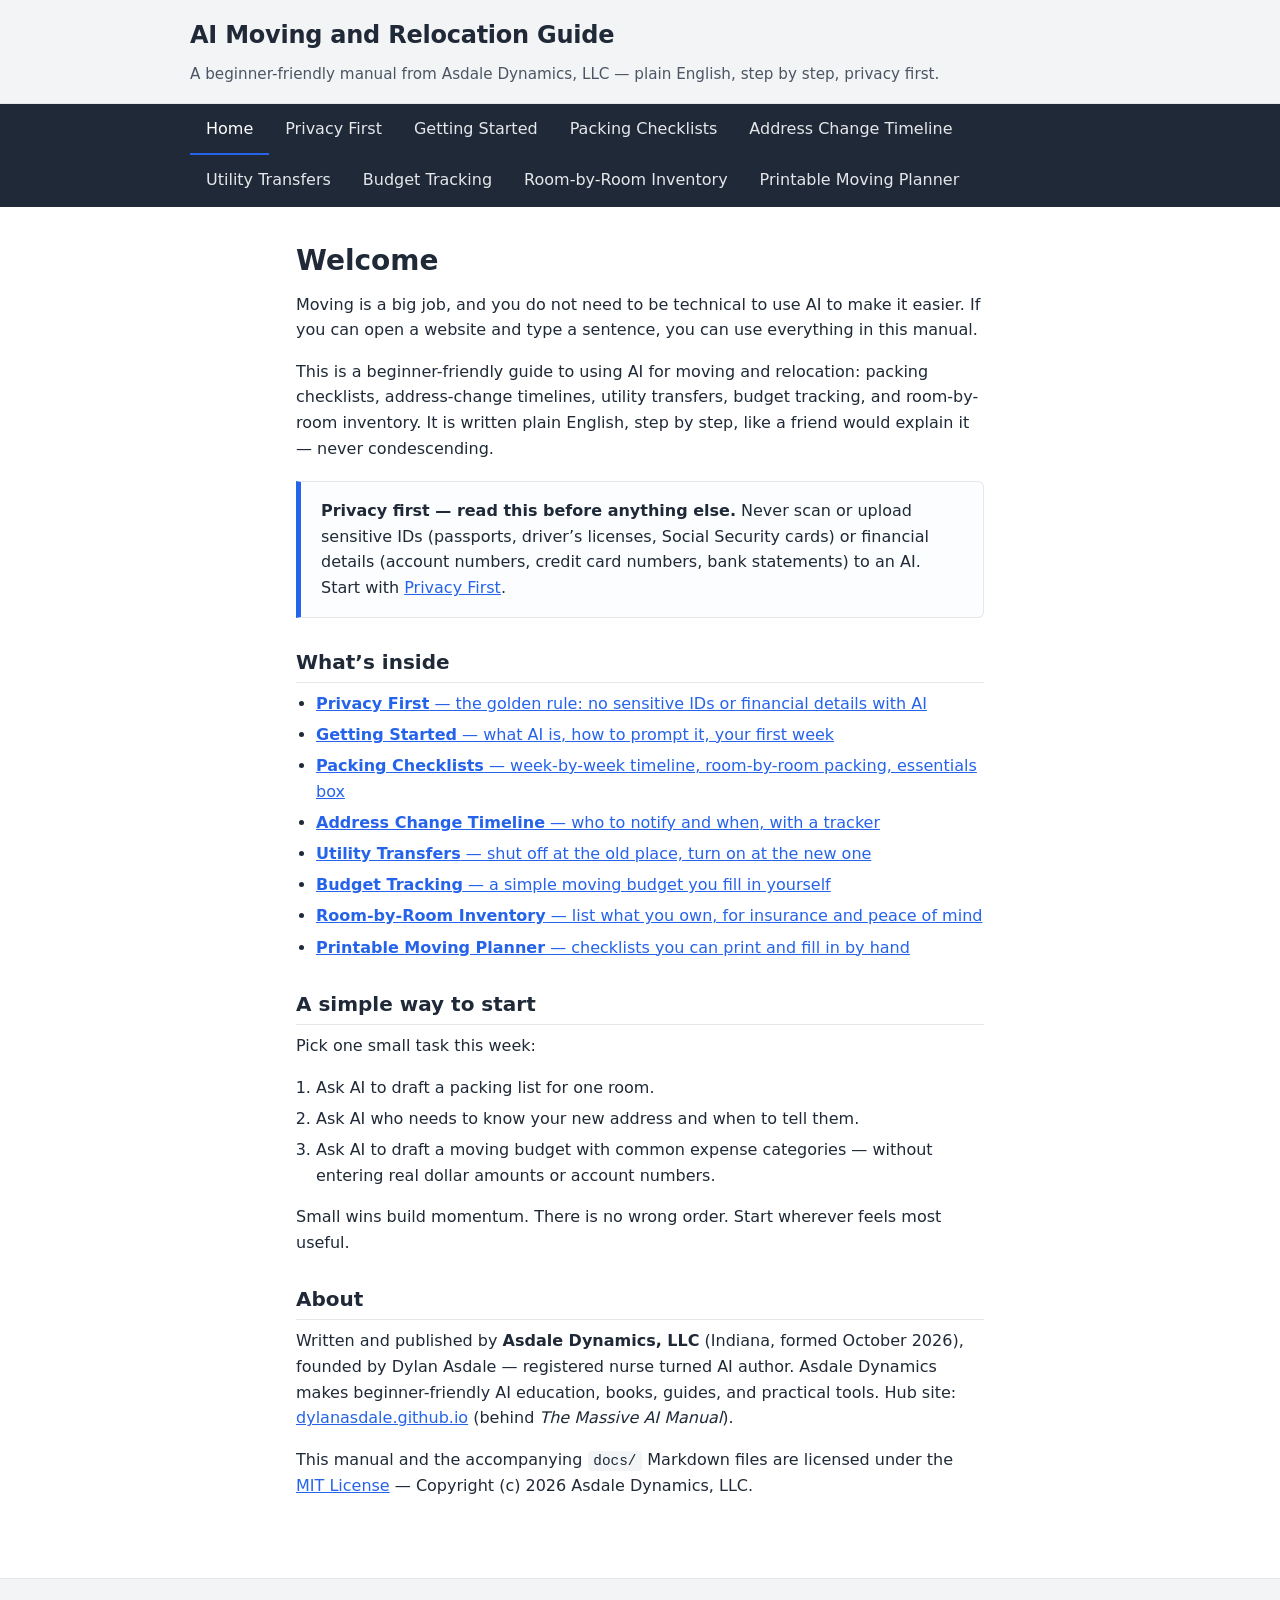
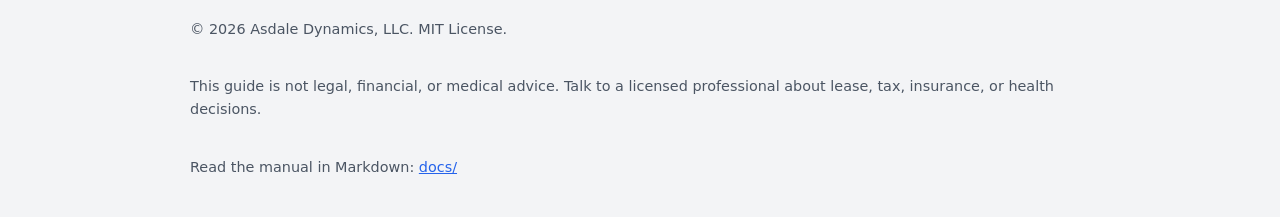
<file: site/index.html>
<!DOCTYPE html>
<html lang="en">
<head>
<meta charset="utf-8">
<meta name="viewport" content="width=device-width, initial-scale=1">
<title>AI Moving and Relocation Guide — Asdale Dynamics, LLC</title>
<link rel="stylesheet" href="style.css">
</head>
<body>

<header>
  <div class="header-inner">
    <h1 class="site-title"><a href="index.html">AI Moving and Relocation Guide</a></h1>
    <p class="site-tagline">A beginner-friendly manual from Asdale Dynamics, LLC — plain English, step by step, privacy first.</p>
  </div>
</header>

<nav>
  <ul>
    <li><a href="index.html" class="active">Home</a></li>
    <li><a href="privacy.html">Privacy First</a></li>
    <li><a href="intro.html">Getting Started</a></li>
    <li><a href="packing-checklists.html">Packing Checklists</a></li>
    <li><a href="address-change.html">Address Change Timeline</a></li>
    <li><a href="utility-transfers.html">Utility Transfers</a></li>
    <li><a href="budget-tracking.html">Budget Tracking</a></li>
    <li><a href="room-by-room.html">Room-by-Room Inventory</a></li>
    <li><a href="printable-moving-planner.html">Printable Moving Planner</a></li>
  </ul>
</nav>

<main>
  <h1>Welcome</h1>

  <p>Moving is a big job, and you do not need to be technical to use AI to make it easier. If you can open a website and type a sentence, you can use everything in this manual.</p>

  <p>This is a beginner-friendly guide to using AI for moving and relocation: packing checklists, address-change timelines, utility transfers, budget tracking, and room-by-room inventory. It is written plain English, step by step, like a friend would explain it — never condescending.</p>

  <div class="privacy">
    <strong>Privacy first — read this before anything else.</strong> Never scan or upload sensitive IDs (passports, driver&rsquo;s licenses, Social Security cards) or financial details (account numbers, credit card numbers, bank statements) to an AI. Start with <a href="privacy.html">Privacy First</a>.
  </div>

  <h2>What&rsquo;s inside</h2>

  <ul>
    <li><a href="privacy.html"><strong>Privacy First</strong> — the golden rule: no sensitive IDs or financial details with AI</a></li>
    <li><a href="intro.html"><strong>Getting Started</strong> — what AI is, how to prompt it, your first week</a></li>
    <li><a href="packing-checklists.html"><strong>Packing Checklists</strong> — week-by-week timeline, room-by-room packing, essentials box</a></li>
    <li><a href="address-change.html"><strong>Address Change Timeline</strong> — who to notify and when, with a tracker</a></li>
    <li><a href="utility-transfers.html"><strong>Utility Transfers</strong> — shut off at the old place, turn on at the new one</a></li>
    <li><a href="budget-tracking.html"><strong>Budget Tracking</strong> — a simple moving budget you fill in yourself</a></li>
    <li><a href="room-by-room.html"><strong>Room-by-Room Inventory</strong> — list what you own, for insurance and peace of mind</a></li>
    <li><a href="printable-moving-planner.html"><strong>Printable Moving Planner</strong> — checklists you can print and fill in by hand</a></li>
  </ul>

  <h2>A simple way to start</h2>

  <p>Pick one small task this week:</p>
  <ol>
    <li>Ask AI to draft a packing list for one room.</li>
    <li>Ask AI who needs to know your new address and when to tell them.</li>
    <li>Ask AI to draft a moving budget with common expense categories — without entering real dollar amounts or account numbers.</li>
  </ol>

  <p>Small wins build momentum. There is no wrong order. Start wherever feels most useful.</p>

  <h2>About</h2>

  <p>Written and published by <strong>Asdale Dynamics, LLC</strong> (Indiana, formed October 2026), founded by Dylan Asdale — registered nurse turned AI author. Asdale Dynamics makes beginner-friendly AI education, books, guides, and practical tools. Hub site: <a href="https://dylanasdale.github.io" target="_blank" rel="noopener">dylanasdale.github.io</a> (behind <em>The Massive AI Manual</em>).</p>

  <p>This manual and the accompanying <code>docs/</code> Markdown files are licensed under the <a href="https://opensource.org/licenses/MIT" target="_blank" rel="noopener">MIT License</a> — Copyright (c) 2026 Asdale Dynamics, LLC.</p>
</main>

<footer>
  <div class="footer-inner">
    <p>&copy; 2026 Asdale Dynamics, LLC. MIT License.</p>
    <p>This guide is not legal, financial, or medical advice. Talk to a licensed professional about lease, tax, insurance, or health decisions.</p>
    <p>Read the manual in Markdown: <a href="docs/" target="_blank" rel="noopener">docs/</a></p>
  </div>
</footer>

</body>
</html>
</file>
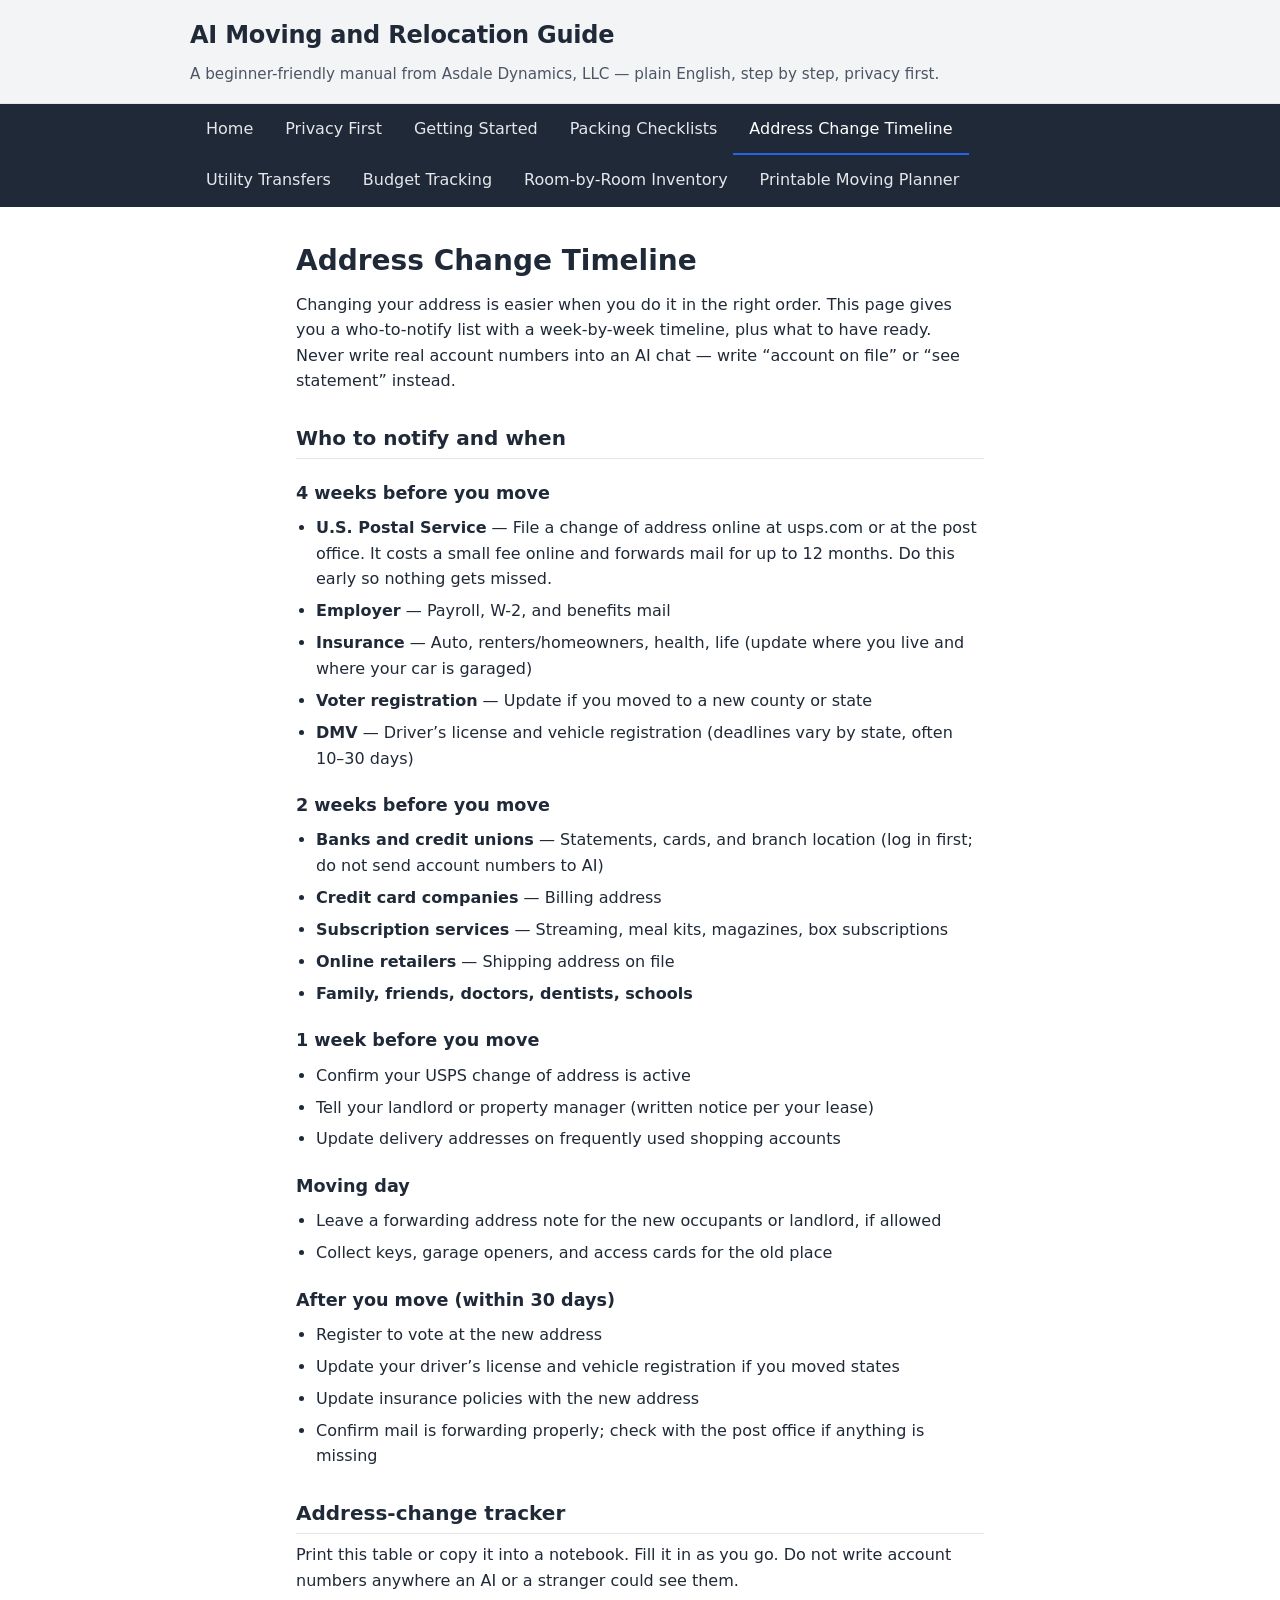
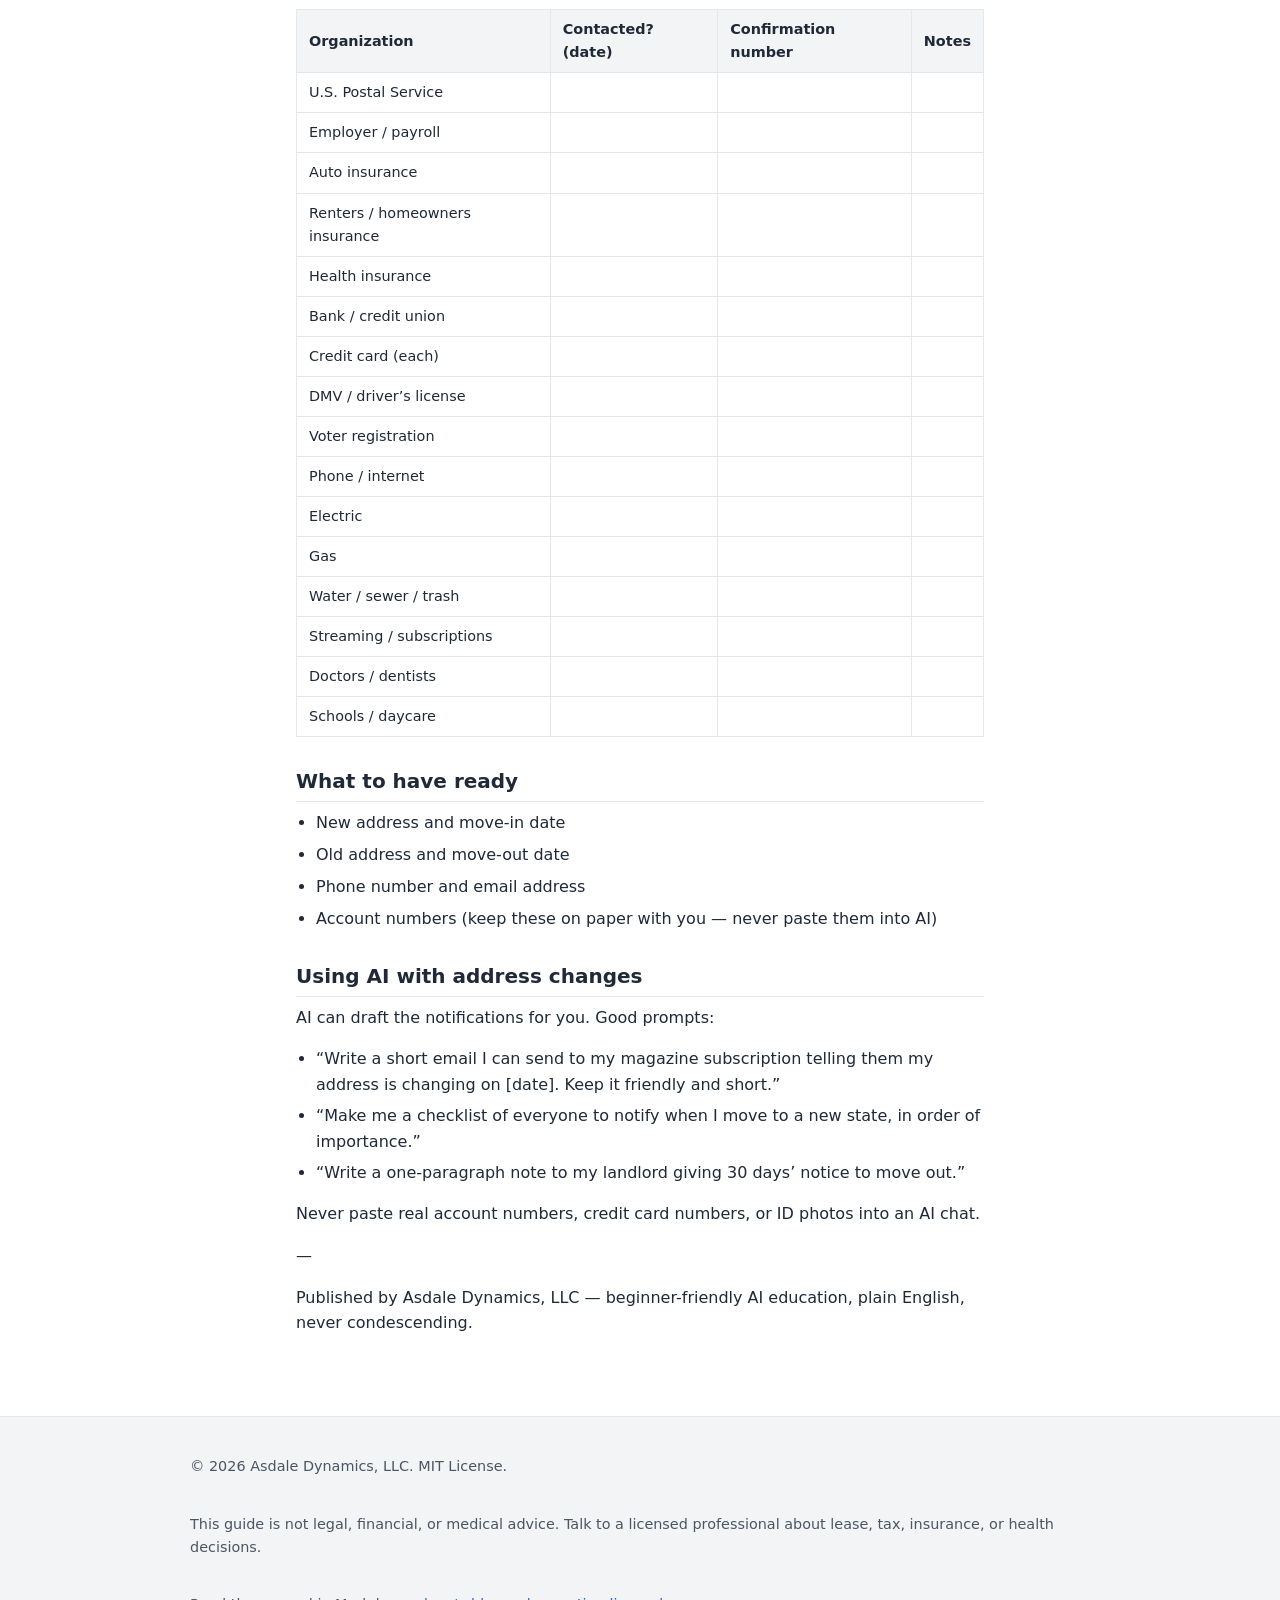
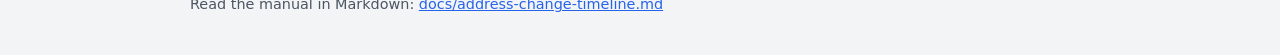
<file: site/address-change.html>
<!DOCTYPE html>
<html lang="en">
<head>
<meta charset="utf-8">
<meta name="viewport" content="width=device-width, initial-scale=1">
<title>Address Change Timeline — AI Moving and Relocation Guide</title>
<link rel="stylesheet" href="style.css">
</head>
<body>

<header>
  <div class="header-inner">
    <h1 class="site-title"><a href="index.html">AI Moving and Relocation Guide</a></h1>
    <p class="site-tagline">A beginner-friendly manual from Asdale Dynamics, LLC — plain English, step by step, privacy first.</p>
  </div>
</header>

<nav>
  <ul>
    <li><a href="index.html">Home</a></li>
    <li><a href="privacy.html">Privacy First</a></li>
    <li><a href="intro.html">Getting Started</a></li>
    <li><a href="packing-checklists.html">Packing Checklists</a></li>
    <li><a href="address-change.html" class="active">Address Change Timeline</a></li>
    <li><a href="utility-transfers.html">Utility Transfers</a></li>
    <li><a href="budget-tracking.html">Budget Tracking</a></li>
    <li><a href="room-by-room.html">Room-by-Room Inventory</a></li>
    <li><a href="printable-moving-planner.html">Printable Moving Planner</a></li>
  </ul>
</nav>

<main>
  <h1>Address Change Timeline</h1>

  <p>Changing your address is easier when you do it in the right order. This page gives you a who-to-notify list with a week-by-week timeline, plus what to have ready. Never write real account numbers into an AI chat — write &ldquo;account on file&rdquo; or &ldquo;see statement&rdquo; instead.</p>

  <h2>Who to notify and when</h2>

  <h3>4 weeks before you move</h3>
  <ul class="tasks">
    <li><strong>U.S. Postal Service</strong> — File a change of address online at usps.com or at the post office. It costs a small fee online and forwards mail for up to 12 months. Do this early so nothing gets missed.</li>
    <li><strong>Employer</strong> — Payroll, W-2, and benefits mail</li>
    <li><strong>Insurance</strong> — Auto, renters/homeowners, health, life (update where you live and where your car is garaged)</li>
    <li><strong>Voter registration</strong> — Update if you moved to a new county or state</li>
    <li><strong>DMV</strong> — Driver&rsquo;s license and vehicle registration (deadlines vary by state, often 10–30 days)</li>
  </ul>

  <h3>2 weeks before you move</h3>
  <ul class="tasks">
    <li><strong>Banks and credit unions</strong> — Statements, cards, and branch location (log in first; do not send account numbers to AI)</li>
    <li><strong>Credit card companies</strong> — Billing address</li>
    <li><strong>Subscription services</strong> — Streaming, meal kits, magazines, box subscriptions</li>
    <li><strong>Online retailers</strong> — Shipping address on file</li>
    <li><strong>Family, friends, doctors, dentists, schools</strong></li>
  </ul>

  <h3>1 week before you move</h3>
  <ul class="tasks">
    <li>Confirm your USPS change of address is active</li>
    <li>Tell your landlord or property manager (written notice per your lease)</li>
    <li>Update delivery addresses on frequently used shopping accounts</li>
  </ul>

  <h3>Moving day</h3>
  <ul class="tasks">
    <li>Leave a forwarding address note for the new occupants or landlord, if allowed</li>
    <li>Collect keys, garage openers, and access cards for the old place</li>
  </ul>

  <h3>After you move (within 30 days)</h3>
  <ul class="tasks">
    <li>Register to vote at the new address</li>
    <li>Update your driver&rsquo;s license and vehicle registration if you moved states</li>
    <li>Update insurance policies with the new address</li>
    <li>Confirm mail is forwarding properly; check with the post office if anything is missing</li>
  </ul>

  <h2>Address-change tracker</h2>

  <p>Print this table or copy it into a notebook. Fill it in as you go. Do not write account numbers anywhere an AI or a stranger could see them.</p>

  <table>
    <thead>
      <tr><th>Organization</th><th>Contacted? (date)</th><th>Confirmation number</th><th>Notes</th></tr>
    </thead>
    <tbody>
      <tr><td>U.S. Postal Service</td><td></td><td></td><td></td></tr>
      <tr><td>Employer / payroll</td><td></td><td></td><td></td></tr>
      <tr><td>Auto insurance</td><td></td><td></td><td></td></tr>
      <tr><td>Renters / homeowners insurance</td><td></td><td></td><td></td></tr>
      <tr><td>Health insurance</td><td></td><td></td><td></td></tr>
      <tr><td>Bank / credit union</td><td></td><td></td><td></td></tr>
      <tr><td>Credit card (each)</td><td></td><td></td><td></td></tr>
      <tr><td>DMV / driver&rsquo;s license</td><td></td><td></td><td></td></tr>
      <tr><td>Voter registration</td><td></td><td></td><td></td></tr>
      <tr><td>Phone / internet</td><td></td><td></td><td></td></tr>
      <tr><td>Electric</td><td></td><td></td><td></td></tr>
      <tr><td>Gas</td><td></td><td></td><td></td></tr>
      <tr><td>Water / sewer / trash</td><td></td><td></td><td></td></tr>
      <tr><td>Streaming / subscriptions</td><td></td><td></td><td></td></tr>
      <tr><td>Doctors / dentists</td><td></td><td></td><td></td></tr>
      <tr><td>Schools / daycare</td><td></td><td></td><td></td></tr>
    </tbody>
  </table>

  <h2>What to have ready</h2>

  <ul class="tasks">
    <li>New address and move-in date</li>
    <li>Old address and move-out date</li>
    <li>Phone number and email address</li>
    <li>Account numbers (keep these on paper with you — never paste them into AI)</li>
  </ul>

  <h2>Using AI with address changes</h2>

  <p>AI can draft the notifications for you. Good prompts:</p>
  <ul>
    <li>&ldquo;Write a short email I can send to my magazine subscription telling them my address is changing on [date]. Keep it friendly and short.&rdquo;</li>
    <li>&ldquo;Make me a checklist of everyone to notify when I move to a new state, in order of importance.&rdquo;</li>
    <li>&ldquo;Write a one-paragraph note to my landlord giving 30 days&rsquo; notice to move out.&rdquo;</li>
  </ul>

  <p>Never paste real account numbers, credit card numbers, or ID photos into an AI chat.</p>

  <p class="no-print">—</p>
  <p>Published by Asdale Dynamics, LLC — beginner-friendly AI education, plain English, never condescending.</p>
</main>

<footer>
  <div class="footer-inner">
    <p>&copy; 2026 Asdale Dynamics, LLC. MIT License.</p>
    <p>This guide is not legal, financial, or medical advice. Talk to a licensed professional about lease, tax, insurance, or health decisions.</p>
    <p>Read the manual in Markdown: <a href="../docs/address-change-timeline.md" target="_blank" rel="noopener">docs/address-change-timeline.md</a></p>
  </div>
</footer>

</body>
</html>
</file>
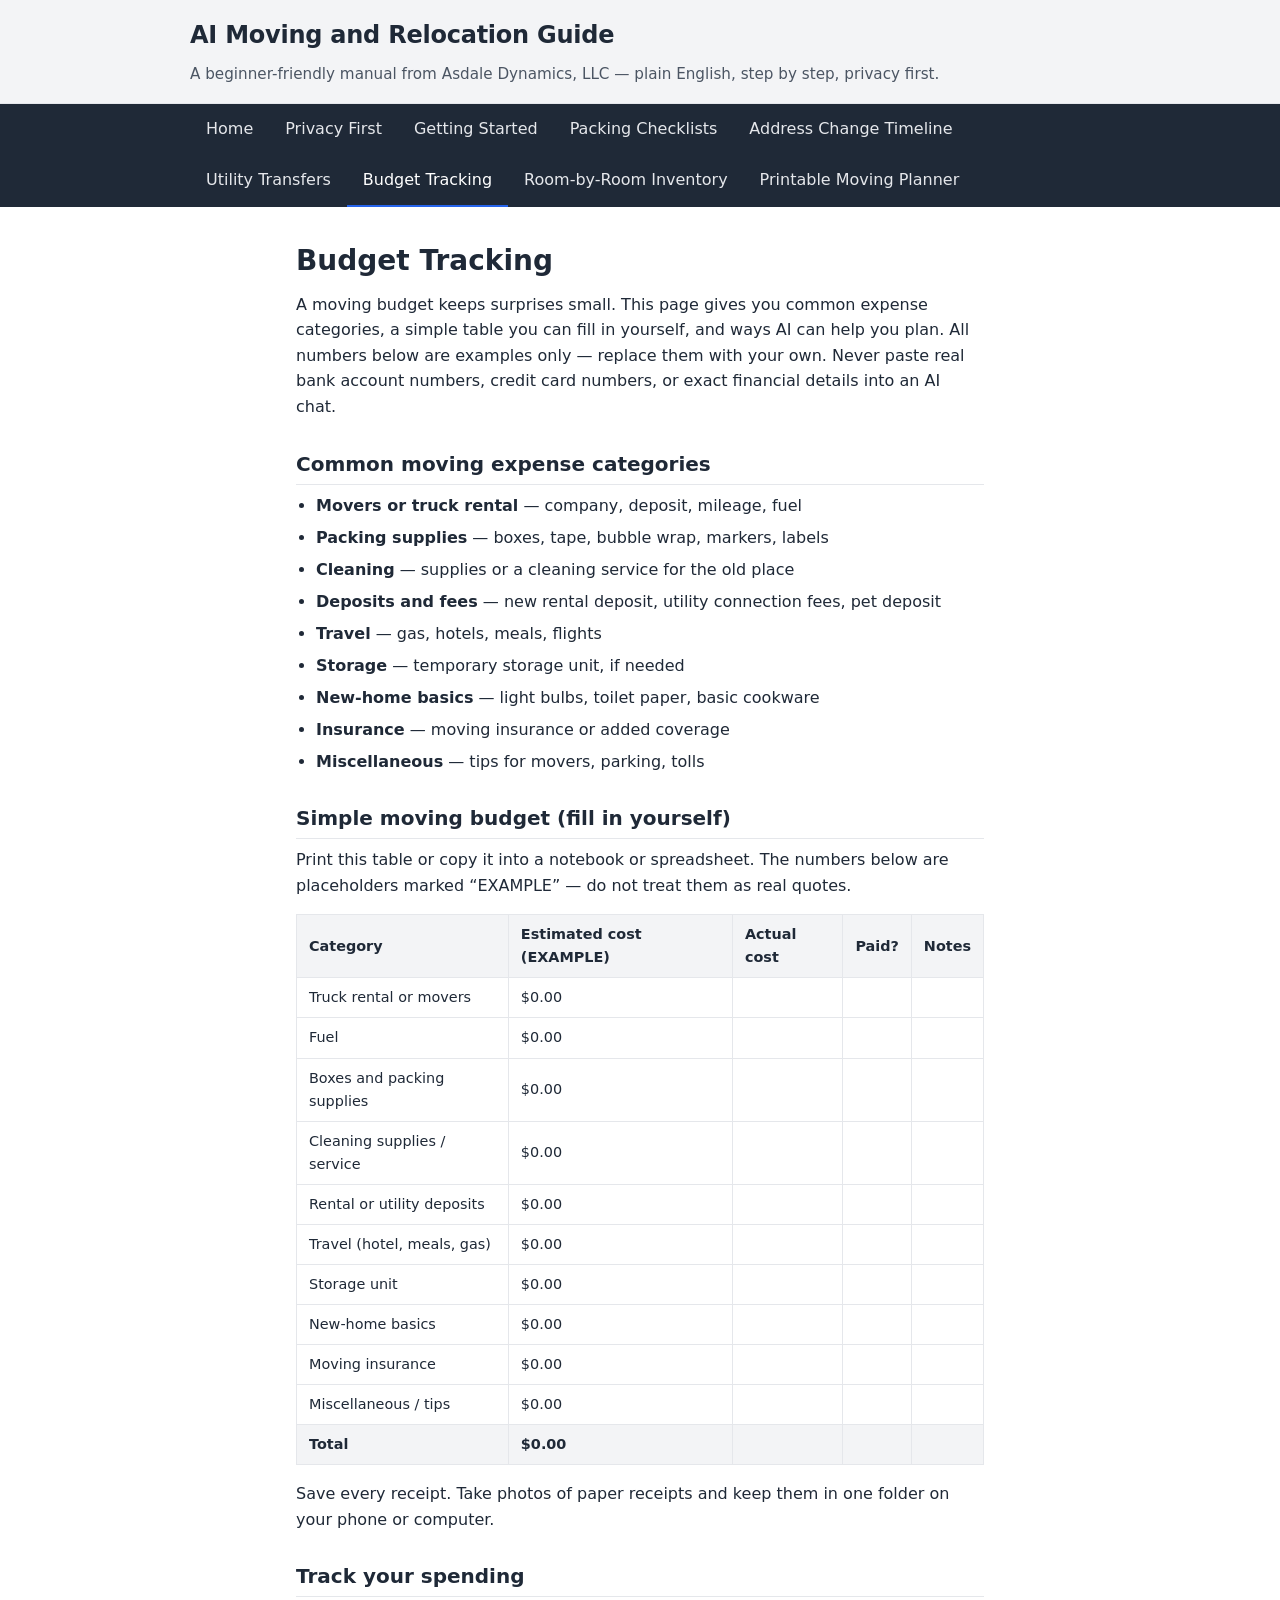
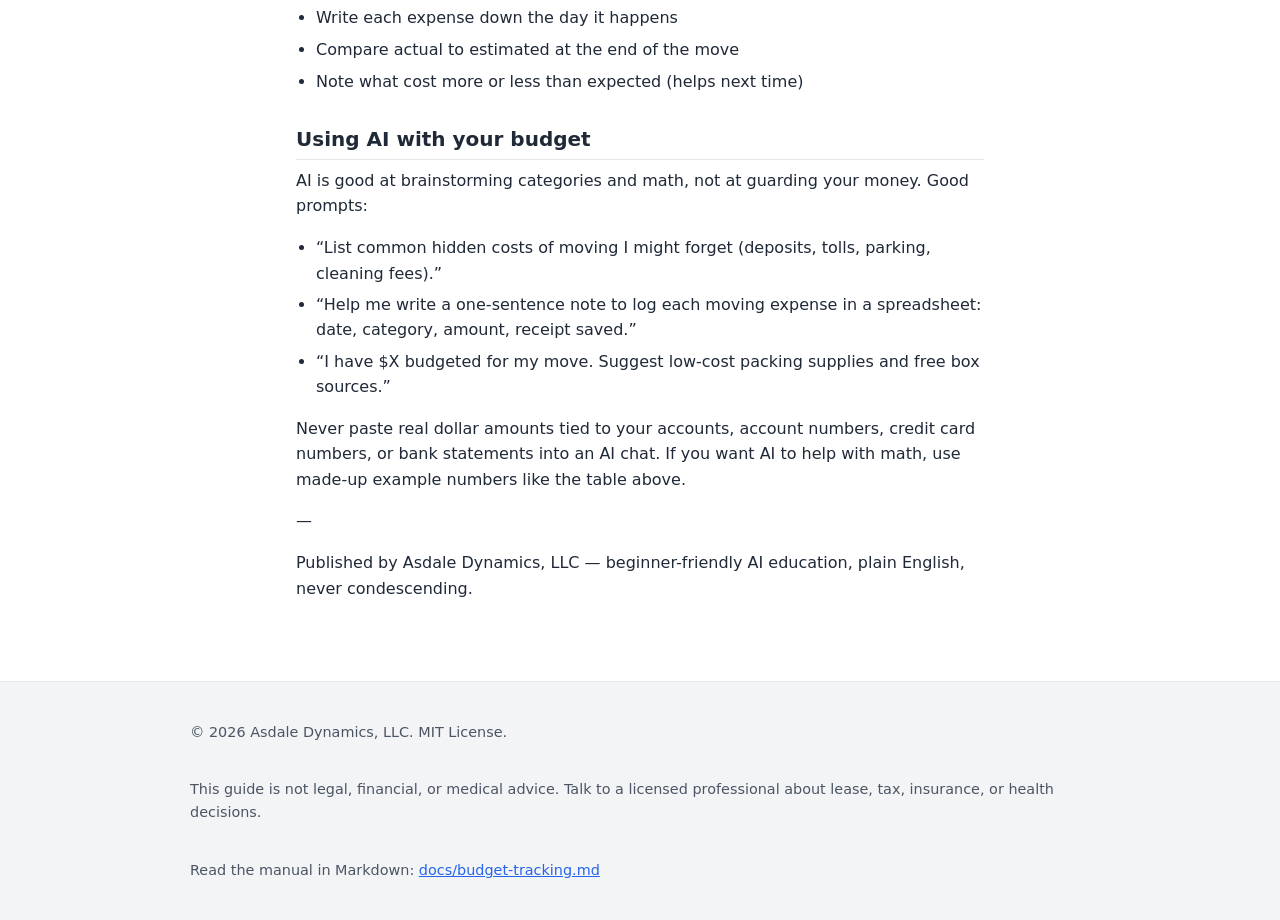
<file: site/budget-tracking.html>
<!DOCTYPE html>
<html lang="en">
<head>
<meta charset="utf-8">
<meta name="viewport" content="width=device-width, initial-scale=1">
<title>Budget Tracking — AI Moving and Relocation Guide</title>
<link rel="stylesheet" href="style.css">
</head>
<body>

<header>
  <div class="header-inner">
    <h1 class="site-title"><a href="index.html">AI Moving and Relocation Guide</a></h1>
    <p class="site-tagline">A beginner-friendly manual from Asdale Dynamics, LLC — plain English, step by step, privacy first.</p>
  </div>
</header>

<nav>
  <ul>
    <li><a href="index.html">Home</a></li>
    <li><a href="privacy.html">Privacy First</a></li>
    <li><a href="intro.html">Getting Started</a></li>
    <li><a href="packing-checklists.html">Packing Checklists</a></li>
    <li><a href="address-change.html">Address Change Timeline</a></li>
    <li><a href="utility-transfers.html">Utility Transfers</a></li>
    <li><a href="budget-tracking.html" class="active">Budget Tracking</a></li>
    <li><a href="room-by-room.html">Room-by-Room Inventory</a></li>
    <li><a href="printable-moving-planner.html">Printable Moving Planner</a></li>
  </ul>
</nav>

<main>
  <h1>Budget Tracking</h1>

  <p>A moving budget keeps surprises small. This page gives you common expense categories, a simple table you can fill in yourself, and ways AI can help you plan. All numbers below are examples only — replace them with your own. Never paste real bank account numbers, credit card numbers, or exact financial details into an AI chat.</p>

  <h2>Common moving expense categories</h2>

  <ul class="tasks">
    <li><strong>Movers or truck rental</strong> — company, deposit, mileage, fuel</li>
    <li><strong>Packing supplies</strong> — boxes, tape, bubble wrap, markers, labels</li>
    <li><strong>Cleaning</strong> — supplies or a cleaning service for the old place</li>
    <li><strong>Deposits and fees</strong> — new rental deposit, utility connection fees, pet deposit</li>
    <li><strong>Travel</strong> — gas, hotels, meals, flights</li>
    <li><strong>Storage</strong> — temporary storage unit, if needed</li>
    <li><strong>New-home basics</strong> — light bulbs, toilet paper, basic cookware</li>
    <li><strong>Insurance</strong> — moving insurance or added coverage</li>
    <li><strong>Miscellaneous</strong> — tips for movers, parking, tolls</li>
  </ul>

  <h2>Simple moving budget (fill in yourself)</h2>

  <p>Print this table or copy it into a notebook or spreadsheet. The numbers below are placeholders marked &ldquo;EXAMPLE&rdquo; — do not treat them as real quotes.</p>

  <table>
    <thead>
      <tr><th>Category</th><th>Estimated cost (EXAMPLE)</th><th>Actual cost</th><th>Paid?</th><th>Notes</th></tr>
    </thead>
    <tbody>
      <tr><td>Truck rental or movers</td><td>$0.00</td><td></td><td></td><td></td></tr>
      <tr><td>Fuel</td><td>$0.00</td><td></td><td></td><td></td></tr>
      <tr><td>Boxes and packing supplies</td><td>$0.00</td><td></td><td></td><td></td></tr>
      <tr><td>Cleaning supplies / service</td><td>$0.00</td><td></td><td></td><td></td></tr>
      <tr><td>Rental or utility deposits</td><td>$0.00</td><td></td><td></td><td></td></tr>
      <tr><td>Travel (hotel, meals, gas)</td><td>$0.00</td><td></td><td></td><td></td></tr>
      <tr><td>Storage unit</td><td>$0.00</td><td></td><td></td><td></td></tr>
      <tr><td>New-home basics</td><td>$0.00</td><td></td><td></td><td></td></tr>
      <tr><td>Moving insurance</td><td>$0.00</td><td></td><td></td><td></td></tr>
      <tr><td>Miscellaneous / tips</td><td>$0.00</td><td></td><td></td><td></td></tr>
      <tr><th>Total</th><th>$0.00</th><th></th><th></th><th></th></tr>
    </tbody>
  </table>

  <p>Save every receipt. Take photos of paper receipts and keep them in one folder on your phone or computer.</p>

  <h2>Track your spending</h2>

  <ul class="tasks">
    <li>Write each expense down the day it happens</li>
    <li>Compare actual to estimated at the end of the move</li>
    <li>Note what cost more or less than expected (helps next time)</li>
  </ul>

  <h2>Using AI with your budget</h2>

  <p>AI is good at brainstorming categories and math, not at guarding your money. Good prompts:</p>
  <ul>
    <li>&ldquo;List common hidden costs of moving I might forget (deposits, tolls, parking, cleaning fees).&rdquo;</li>
    <li>&ldquo;Help me write a one-sentence note to log each moving expense in a spreadsheet: date, category, amount, receipt saved.&rdquo;</li>
    <li>&ldquo;I have $X budgeted for my move. Suggest low-cost packing supplies and free box sources.&rdquo;</li>
  </ul>

  <p>Never paste real dollar amounts tied to your accounts, account numbers, credit card numbers, or bank statements into an AI chat. If you want AI to help with math, use made-up example numbers like the table above.</p>

  <p class="no-print">—</p>
  <p>Published by Asdale Dynamics, LLC — beginner-friendly AI education, plain English, never condescending.</p>
</main>

<footer>
  <div class="footer-inner">
    <p>&copy; 2026 Asdale Dynamics, LLC. MIT License.</p>
    <p>This guide is not legal, financial, or medical advice. Talk to a licensed professional about lease, tax, insurance, or health decisions.</p>
    <p>Read the manual in Markdown: <a href="../docs/budget-tracking.md" target="_blank" rel="noopener">docs/budget-tracking.md</a></p>
  </div>
</footer>

</body>
</html>
</file>
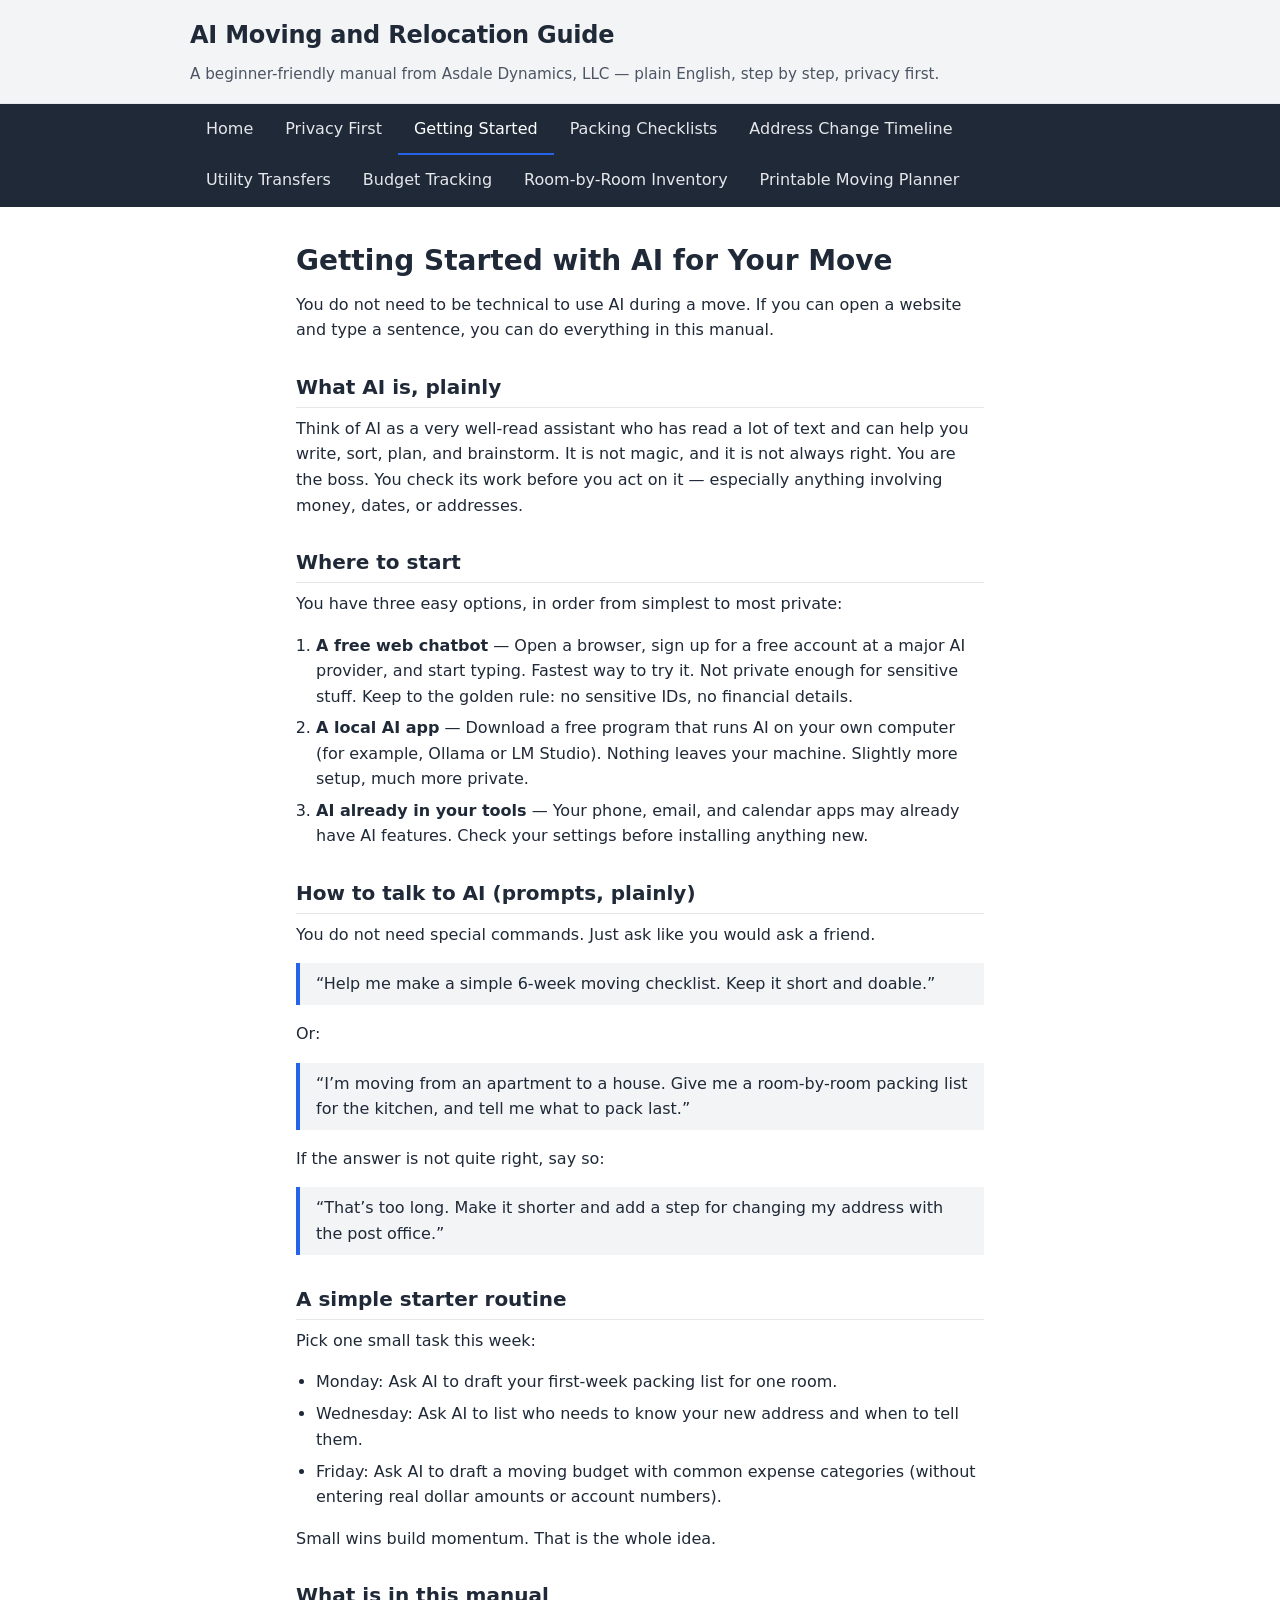
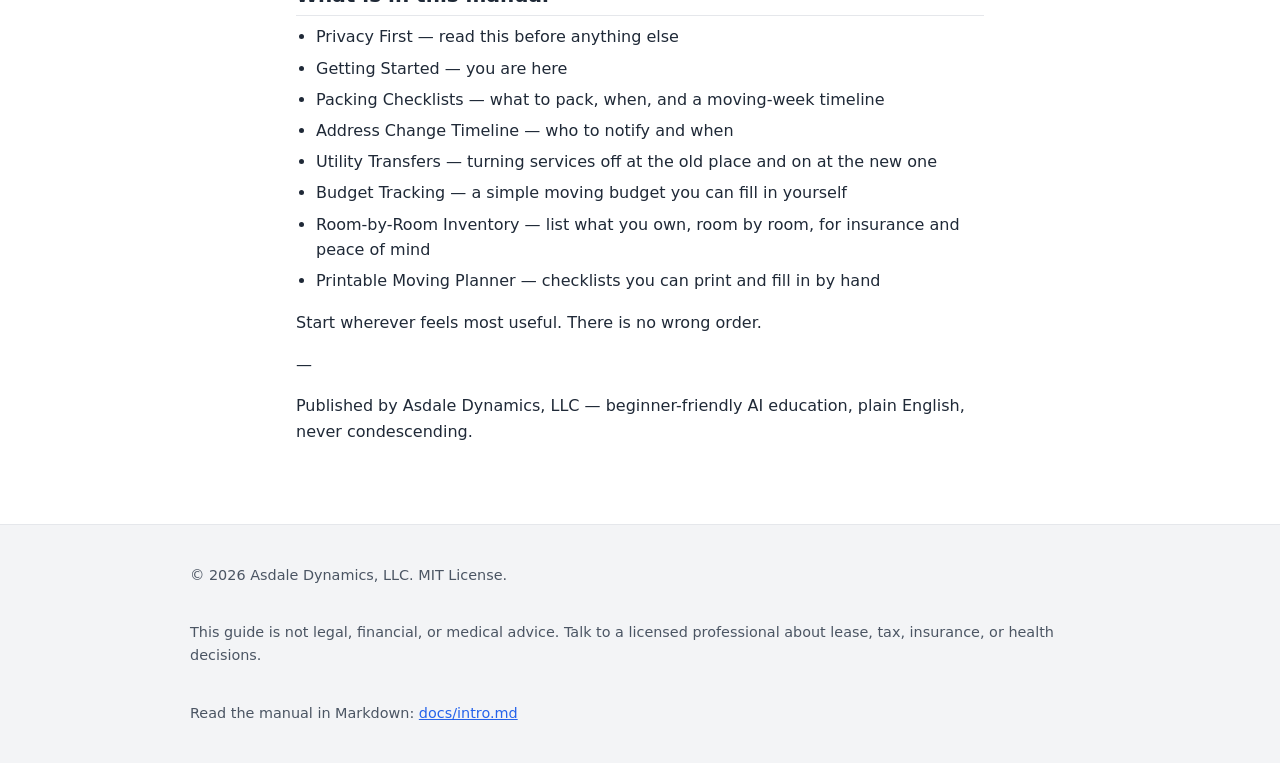
<file: site/intro.html>
<!DOCTYPE html>
<html lang="en">
<head>
<meta charset="utf-8">
<meta name="viewport" content="width=device-width, initial-scale=1">
<title>Getting Started — AI Moving and Relocation Guide</title>
<link rel="stylesheet" href="style.css">
</head>
<body>

<header>
  <div class="header-inner">
    <h1 class="site-title"><a href="index.html">AI Moving and Relocation Guide</a></h1>
    <p class="site-tagline">A beginner-friendly manual from Asdale Dynamics, LLC — plain English, step by step, privacy first.</p>
  </div>
</header>

<nav>
  <ul>
    <li><a href="index.html">Home</a></li>
    <li><a href="privacy.html">Privacy First</a></li>
    <li><a href="intro.html" class="active">Getting Started</a></li>
    <li><a href="packing-checklists.html">Packing Checklists</a></li>
    <li><a href="address-change.html">Address Change Timeline</a></li>
    <li><a href="utility-transfers.html">Utility Transfers</a></li>
    <li><a href="budget-tracking.html">Budget Tracking</a></li>
    <li><a href="room-by-room.html">Room-by-Room Inventory</a></li>
    <li><a href="printable-moving-planner.html">Printable Moving Planner</a></li>
  </ul>
</nav>

<main>
  <h1>Getting Started with AI for Your Move</h1>

  <p>You do not need to be technical to use AI during a move. If you can open a website and type a sentence, you can do everything in this manual.</p>

  <h2>What AI is, plainly</h2>

  <p>Think of AI as a very well-read assistant who has read a lot of text and can help you write, sort, plan, and brainstorm. It is not magic, and it is not always right. You are the boss. You check its work before you act on it — especially anything involving money, dates, or addresses.</p>

  <h2>Where to start</h2>

  <p>You have three easy options, in order from simplest to most private:</p>
  <ol>
    <li><strong>A free web chatbot</strong> — Open a browser, sign up for a free account at a major AI provider, and start typing. Fastest way to try it. Not private enough for sensitive stuff. Keep to the golden rule: no sensitive IDs, no financial details.</li>
    <li><strong>A local AI app</strong> — Download a free program that runs AI on your own computer (for example, Ollama or LM Studio). Nothing leaves your machine. Slightly more setup, much more private.</li>
    <li><strong>AI already in your tools</strong> — Your phone, email, and calendar apps may already have AI features. Check your settings before installing anything new.</li>
  </ol>

  <h2>How to talk to AI (prompts, plainly)</h2>

  <p>You do not need special commands. Just ask like you would ask a friend.</p>
  <blockquote>&ldquo;Help me make a simple 6-week moving checklist. Keep it short and doable.&rdquo;</blockquote>
  <p>Or:</p>
  <blockquote>&ldquo;I&rsquo;m moving from an apartment to a house. Give me a room-by-room packing list for the kitchen, and tell me what to pack last.&rdquo;</blockquote>
  <p>If the answer is not quite right, say so:</p>
  <blockquote>&ldquo;That&rsquo;s too long. Make it shorter and add a step for changing my address with the post office.&rdquo;</blockquote>

  <h2>A simple starter routine</h2>

  <p>Pick one small task this week:</p>
  <ul class="tasks">
    <li>Monday: Ask AI to draft your first-week packing list for one room.</li>
    <li>Wednesday: Ask AI to list who needs to know your new address and when to tell them.</li>
    <li>Friday: Ask AI to draft a moving budget with common expense categories (without entering real dollar amounts or account numbers).</li>
  </ul>

  <p>Small wins build momentum. That is the whole idea.</p>

  <h2>What is in this manual</h2>

  <ul>
    <li>Privacy First — read this before anything else</li>
    <li>Getting Started — you are here</li>
    <li>Packing Checklists — what to pack, when, and a moving-week timeline</li>
    <li>Address Change Timeline — who to notify and when</li>
    <li>Utility Transfers — turning services off at the old place and on at the new one</li>
    <li>Budget Tracking — a simple moving budget you can fill in yourself</li>
    <li>Room-by-Room Inventory — list what you own, room by room, for insurance and peace of mind</li>
    <li>Printable Moving Planner — checklists you can print and fill in by hand</li>
  </ul>

  <p>Start wherever feels most useful. There is no wrong order.</p>

  <p class="no-print">—</p>
  <p>Published by Asdale Dynamics, LLC — beginner-friendly AI education, plain English, never condescending.</p>
</main>

<footer>
  <div class="footer-inner">
    <p>&copy; 2026 Asdale Dynamics, LLC. MIT License.</p>
    <p>This guide is not legal, financial, or medical advice. Talk to a licensed professional about lease, tax, insurance, or health decisions.</p>
    <p>Read the manual in Markdown: <a href="../docs/intro.md" target="_blank" rel="noopener">docs/intro.md</a></p>
  </div>
</footer>

</body>
</html>
</file>
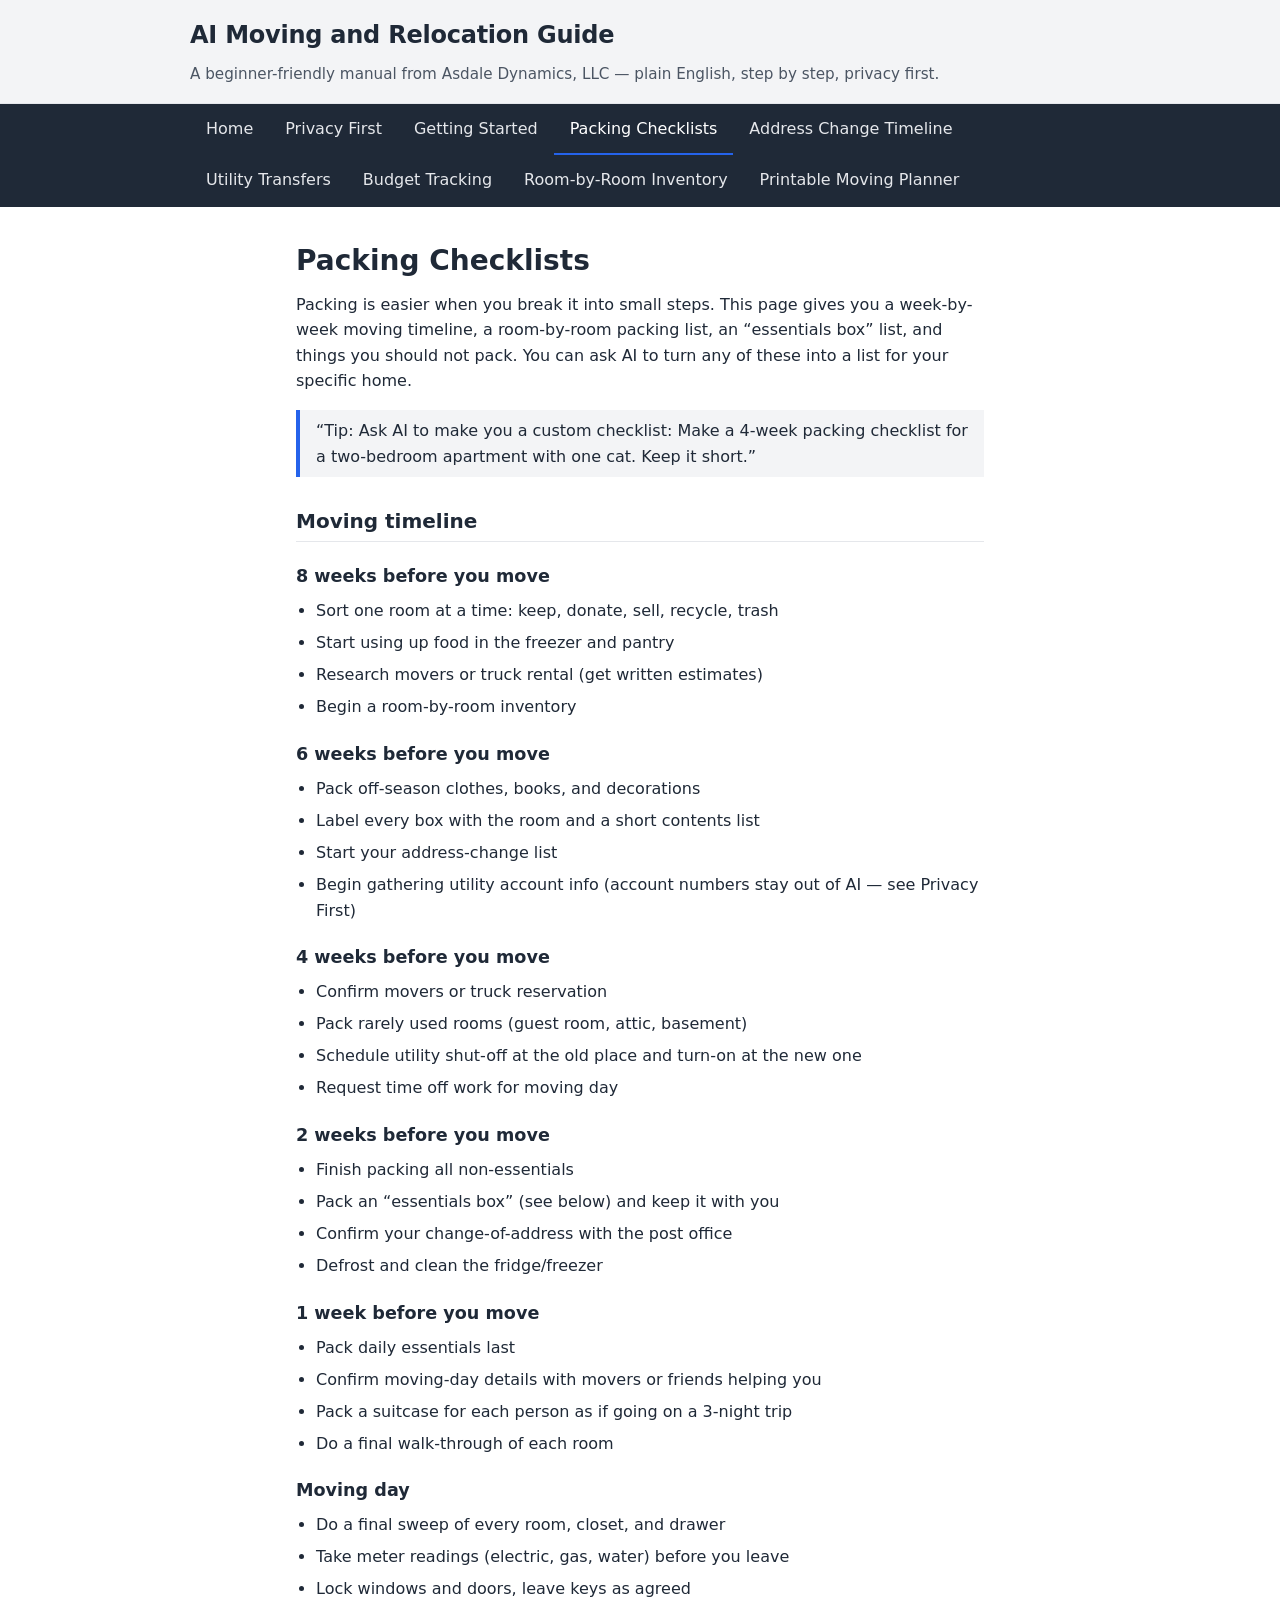
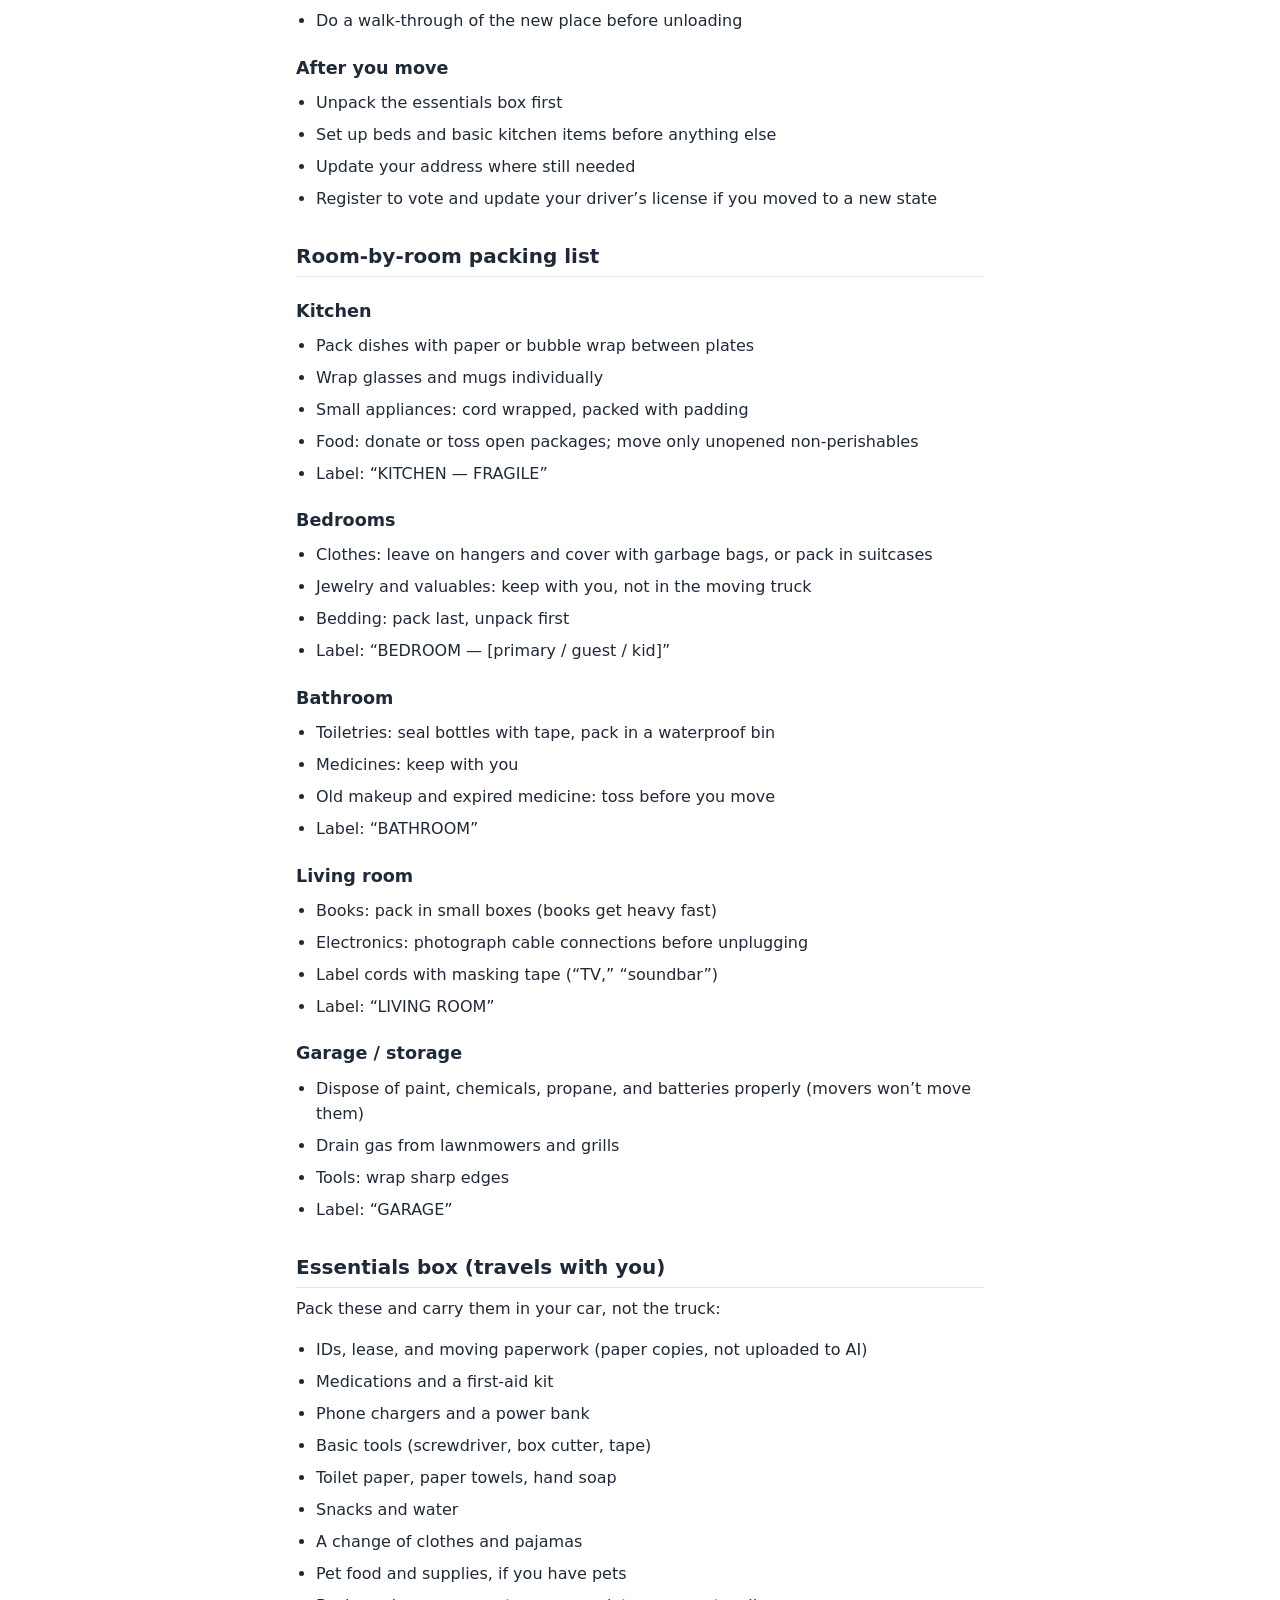
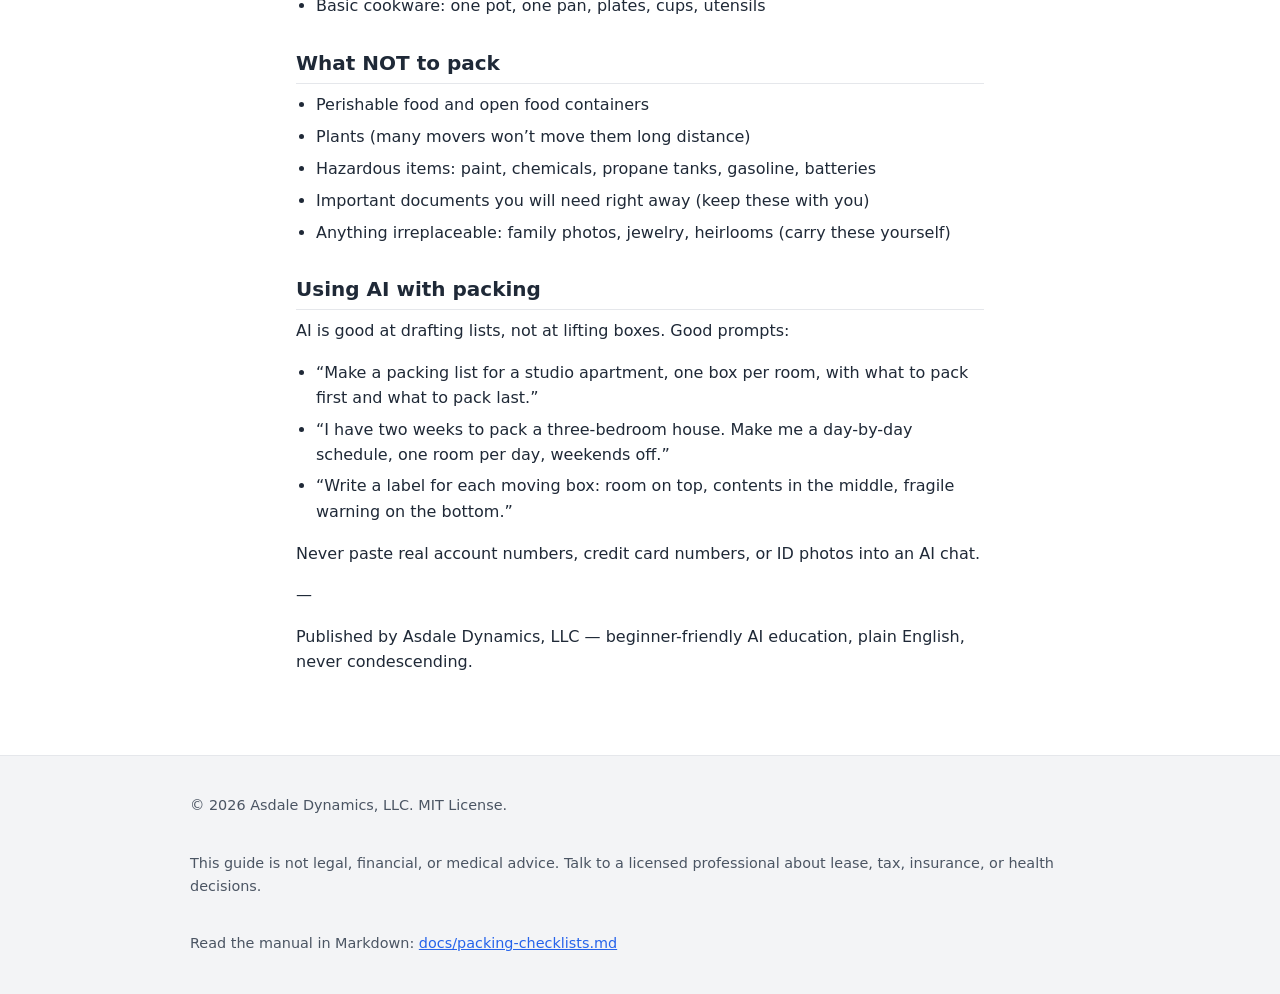
<file: site/packing-checklists.html>
<!DOCTYPE html>
<html lang="en">
<head>
<meta charset="utf-8">
<meta name="viewport" content="width=device-width, initial-scale=1">
<title>Packing Checklists — AI Moving and Relocation Guide</title>
<link rel="stylesheet" href="style.css">
</head>
<body>

<header>
  <div class="header-inner">
    <h1 class="site-title"><a href="index.html">AI Moving and Relocation Guide</a></h1>
    <p class="site-tagline">A beginner-friendly manual from Asdale Dynamics, LLC — plain English, step by step, privacy first.</p>
  </div>
</header>

<nav>
  <ul>
    <li><a href="index.html">Home</a></li>
    <li><a href="privacy.html">Privacy First</a></li>
    <li><a href="intro.html">Getting Started</a></li>
    <li><a href="packing-checklists.html" class="active">Packing Checklists</a></li>
    <li><a href="address-change.html">Address Change Timeline</a></li>
    <li><a href="utility-transfers.html">Utility Transfers</a></li>
    <li><a href="budget-tracking.html">Budget Tracking</a></li>
    <li><a href="room-by-room.html">Room-by-Room Inventory</a></li>
    <li><a href="printable-moving-planner.html">Printable Moving Planner</a></li>
  </ul>
</nav>

<main>
  <h1>Packing Checklists</h1>

  <p>Packing is easier when you break it into small steps. This page gives you a week-by-week moving timeline, a room-by-room packing list, an &ldquo;essentials box&rdquo; list, and things you should not pack. You can ask AI to turn any of these into a list for your specific home.</p>

  <blockquote>&ldquo;Tip: Ask AI to make you a custom checklist: Make a 4-week packing checklist for a two-bedroom apartment with one cat. Keep it short.&rdquo;</blockquote>

  <h2>Moving timeline</h2>

  <h3>8 weeks before you move</h3>
  <ul class="tasks">
    <li>Sort one room at a time: keep, donate, sell, recycle, trash</li>
    <li>Start using up food in the freezer and pantry</li>
    <li>Research movers or truck rental (get written estimates)</li>
    <li>Begin a room-by-room inventory</li>
  </ul>

  <h3>6 weeks before you move</h3>
  <ul class="tasks">
    <li>Pack off-season clothes, books, and decorations</li>
    <li>Label every box with the room and a short contents list</li>
    <li>Start your address-change list</li>
    <li>Begin gathering utility account info (account numbers stay out of AI — see Privacy First)</li>
  </ul>

  <h3>4 weeks before you move</h3>
  <ul class="tasks">
    <li>Confirm movers or truck reservation</li>
    <li>Pack rarely used rooms (guest room, attic, basement)</li>
    <li>Schedule utility shut-off at the old place and turn-on at the new one</li>
    <li>Request time off work for moving day</li>
  </ul>

  <h3>2 weeks before you move</h3>
  <ul class="tasks">
    <li>Finish packing all non-essentials</li>
    <li>Pack an &ldquo;essentials box&rdquo; (see below) and keep it with you</li>
    <li>Confirm your change-of-address with the post office</li>
    <li>Defrost and clean the fridge/freezer</li>
  </ul>

  <h3>1 week before you move</h3>
  <ul class="tasks">
    <li>Pack daily essentials last</li>
    <li>Confirm moving-day details with movers or friends helping you</li>
    <li>Pack a suitcase for each person as if going on a 3-night trip</li>
    <li>Do a final walk-through of each room</li>
  </ul>

  <h3>Moving day</h3>
  <ul class="tasks">
    <li>Do a final sweep of every room, closet, and drawer</li>
    <li>Take meter readings (electric, gas, water) before you leave</li>
    <li>Lock windows and doors, leave keys as agreed</li>
    <li>Do a walk-through of the new place before unloading</li>
  </ul>

  <h3>After you move</h3>
  <ul class="tasks">
    <li>Unpack the essentials box first</li>
    <li>Set up beds and basic kitchen items before anything else</li>
    <li>Update your address where still needed</li>
    <li>Register to vote and update your driver&rsquo;s license if you moved to a new state</li>
  </ul>

  <h2>Room-by-room packing list</h2>

  <h3>Kitchen</h3>
  <ul class="tasks">
    <li>Pack dishes with paper or bubble wrap between plates</li>
    <li>Wrap glasses and mugs individually</li>
    <li>Small appliances: cord wrapped, packed with padding</li>
    <li>Food: donate or toss open packages; move only unopened non-perishables</li>
    <li>Label: &ldquo;KITCHEN — FRAGILE&rdquo;</li>
  </ul>

  <h3>Bedrooms</h3>
  <ul class="tasks">
    <li>Clothes: leave on hangers and cover with garbage bags, or pack in suitcases</li>
    <li>Jewelry and valuables: keep with you, not in the moving truck</li>
    <li>Bedding: pack last, unpack first</li>
    <li>Label: &ldquo;BEDROOM — [primary / guest / kid]&rdquo;</li>
  </ul>

  <h3>Bathroom</h3>
  <ul class="tasks">
    <li>Toiletries: seal bottles with tape, pack in a waterproof bin</li>
    <li>Medicines: keep with you</li>
    <li>Old makeup and expired medicine: toss before you move</li>
    <li>Label: &ldquo;BATHROOM&rdquo;</li>
  </ul>

  <h3>Living room</h3>
  <ul class="tasks">
    <li>Books: pack in small boxes (books get heavy fast)</li>
    <li>Electronics: photograph cable connections before unplugging</li>
    <li>Label cords with masking tape (&ldquo;TV,&rdquo; &ldquo;soundbar&rdquo;)</li>
    <li>Label: &ldquo;LIVING ROOM&rdquo;</li>
  </ul>

  <h3>Garage / storage</h3>
  <ul class="tasks">
    <li>Dispose of paint, chemicals, propane, and batteries properly (movers won&rsquo;t move them)</li>
    <li>Drain gas from lawnmowers and grills</li>
    <li>Tools: wrap sharp edges</li>
    <li>Label: &ldquo;GARAGE&rdquo;</li>
  </ul>

  <h2>Essentials box (travels with you)</h2>

  <p>Pack these and carry them in your car, not the truck:</p>
  <ul class="tasks">
    <li>IDs, lease, and moving paperwork (paper copies, not uploaded to AI)</li>
    <li>Medications and a first-aid kit</li>
    <li>Phone chargers and a power bank</li>
    <li>Basic tools (screwdriver, box cutter, tape)</li>
    <li>Toilet paper, paper towels, hand soap</li>
    <li>Snacks and water</li>
    <li>A change of clothes and pajamas</li>
    <li>Pet food and supplies, if you have pets</li>
    <li>Basic cookware: one pot, one pan, plates, cups, utensils</li>
  </ul>

  <h2>What NOT to pack</h2>

  <ul class="tasks">
    <li>Perishable food and open food containers</li>
    <li>Plants (many movers won&rsquo;t move them long distance)</li>
    <li>Hazardous items: paint, chemicals, propane tanks, gasoline, batteries</li>
    <li>Important documents you will need right away (keep these with you)</li>
    <li>Anything irreplaceable: family photos, jewelry, heirlooms (carry these yourself)</li>
  </ul>

  <h2>Using AI with packing</h2>

  <p>AI is good at drafting lists, not at lifting boxes. Good prompts:</p>
  <ul>
    <li>&ldquo;Make a packing list for a studio apartment, one box per room, with what to pack first and what to pack last.&rdquo;</li>
    <li>&ldquo;I have two weeks to pack a three-bedroom house. Make me a day-by-day schedule, one room per day, weekends off.&rdquo;</li>
    <li>&ldquo;Write a label for each moving box: room on top, contents in the middle, fragile warning on the bottom.&rdquo;</li>
  </ul>

  <p>Never paste real account numbers, credit card numbers, or ID photos into an AI chat.</p>

  <p class="no-print">—</p>
  <p>Published by Asdale Dynamics, LLC — beginner-friendly AI education, plain English, never condescending.</p>
</main>

<footer>
  <div class="footer-inner">
    <p>&copy; 2026 Asdale Dynamics, LLC. MIT License.</p>
    <p>This guide is not legal, financial, or medical advice. Talk to a licensed professional about lease, tax, insurance, or health decisions.</p>
    <p>Read the manual in Markdown: <a href="../docs/packing-checklists.md" target="_blank" rel="noopener">docs/packing-checklists.md</a></p>
  </div>
</footer>

</body>
</html>
</file>
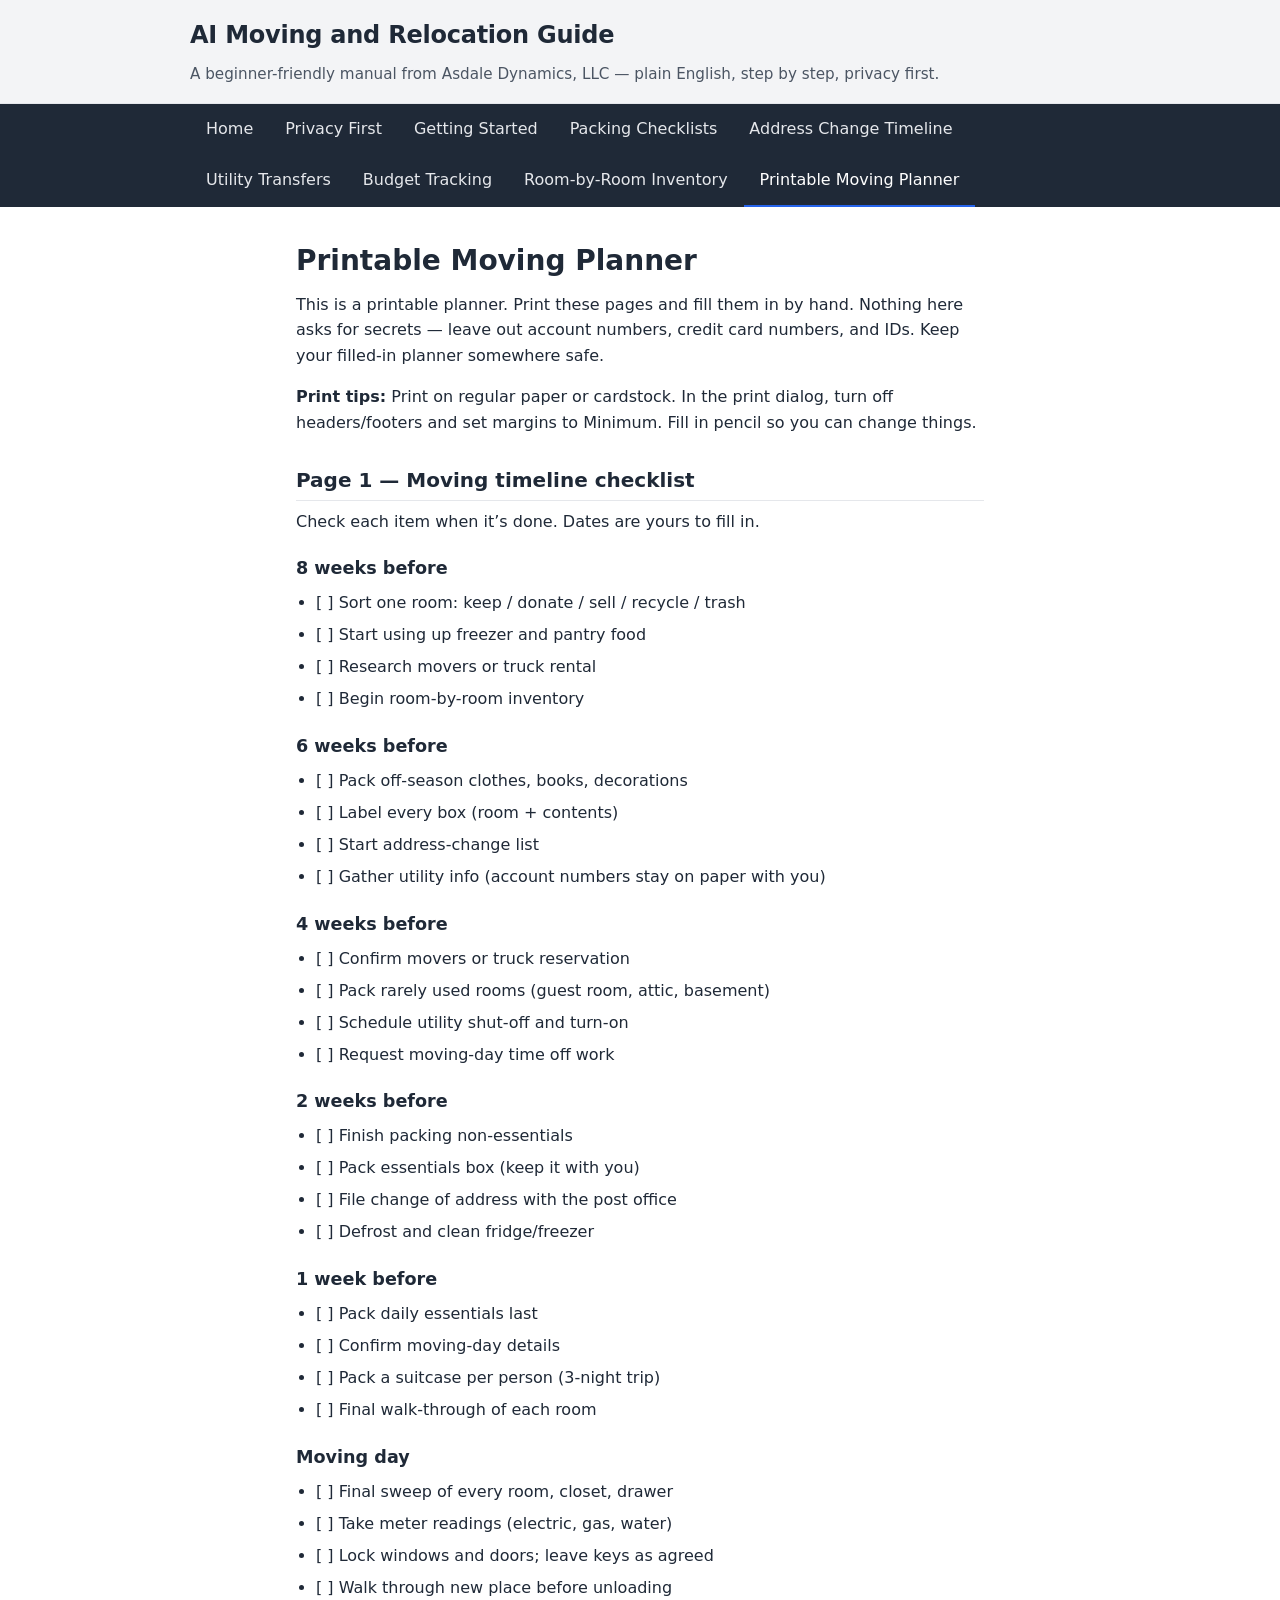
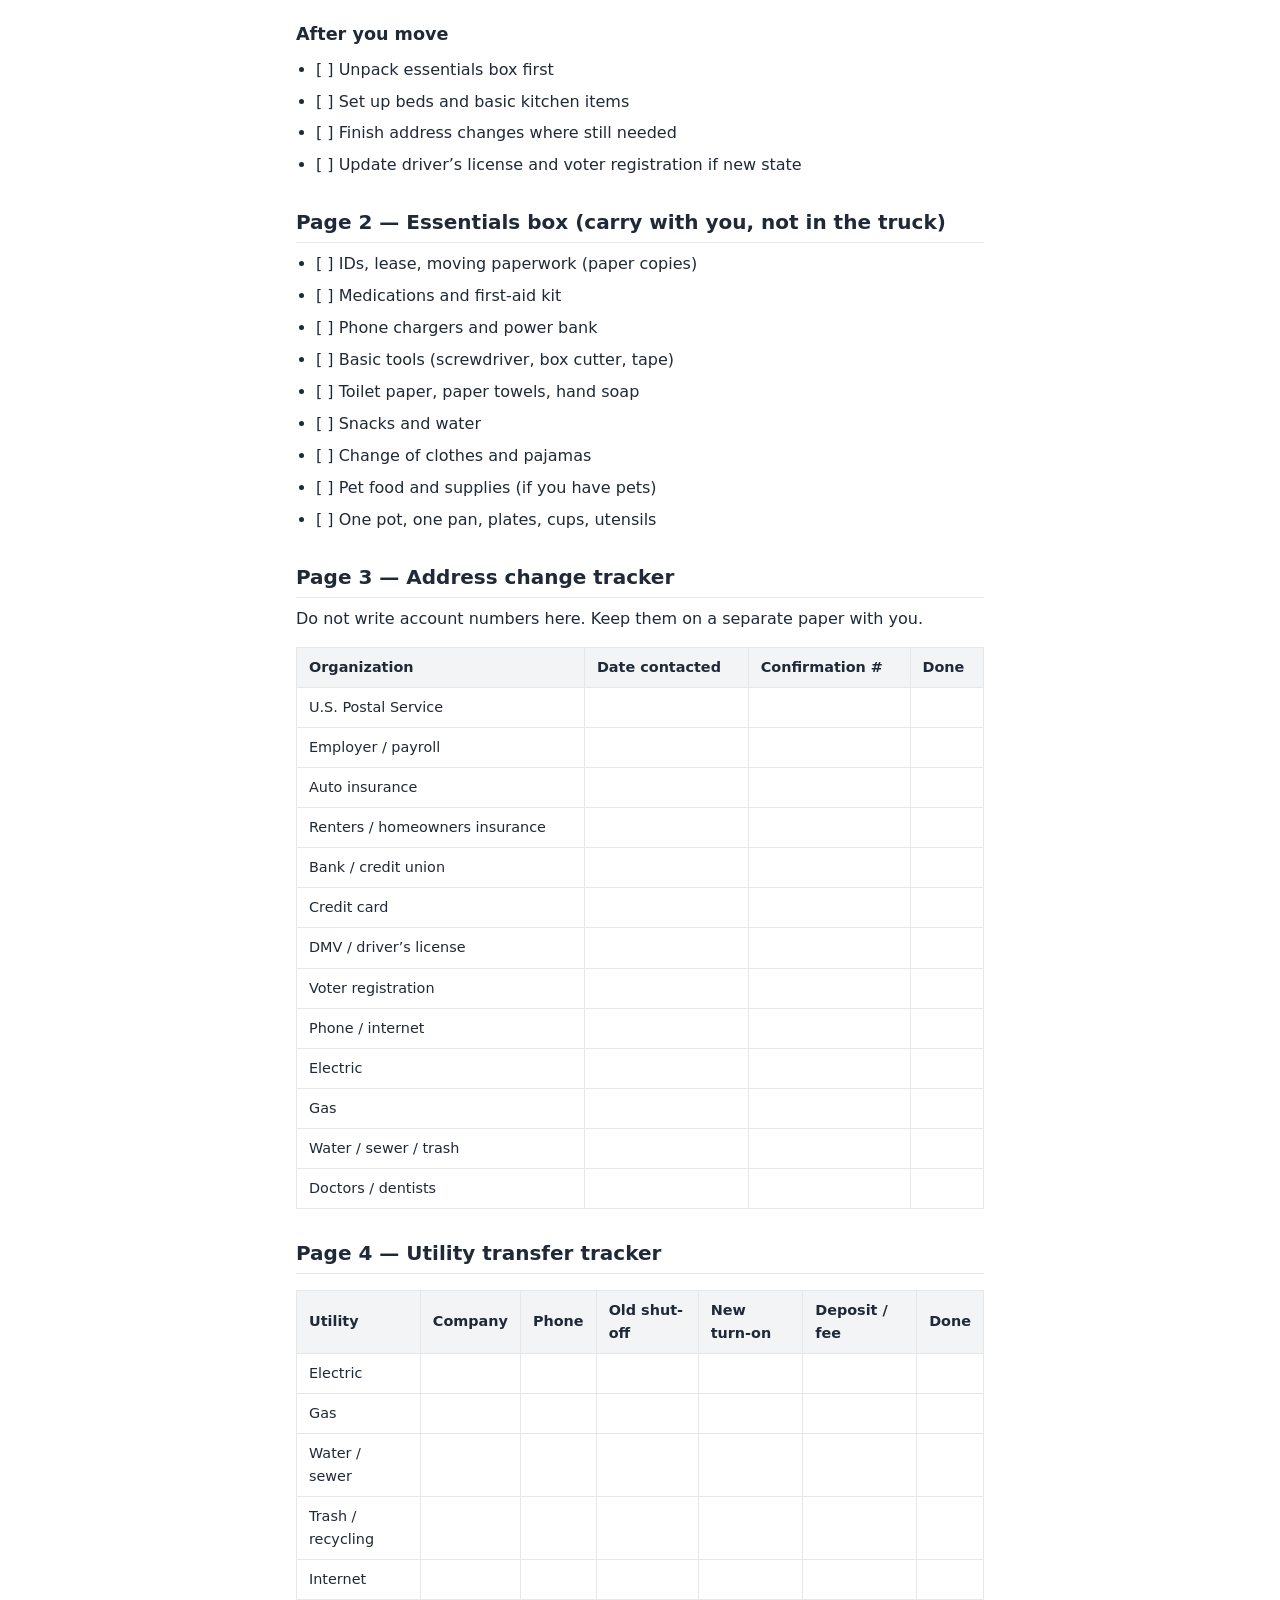
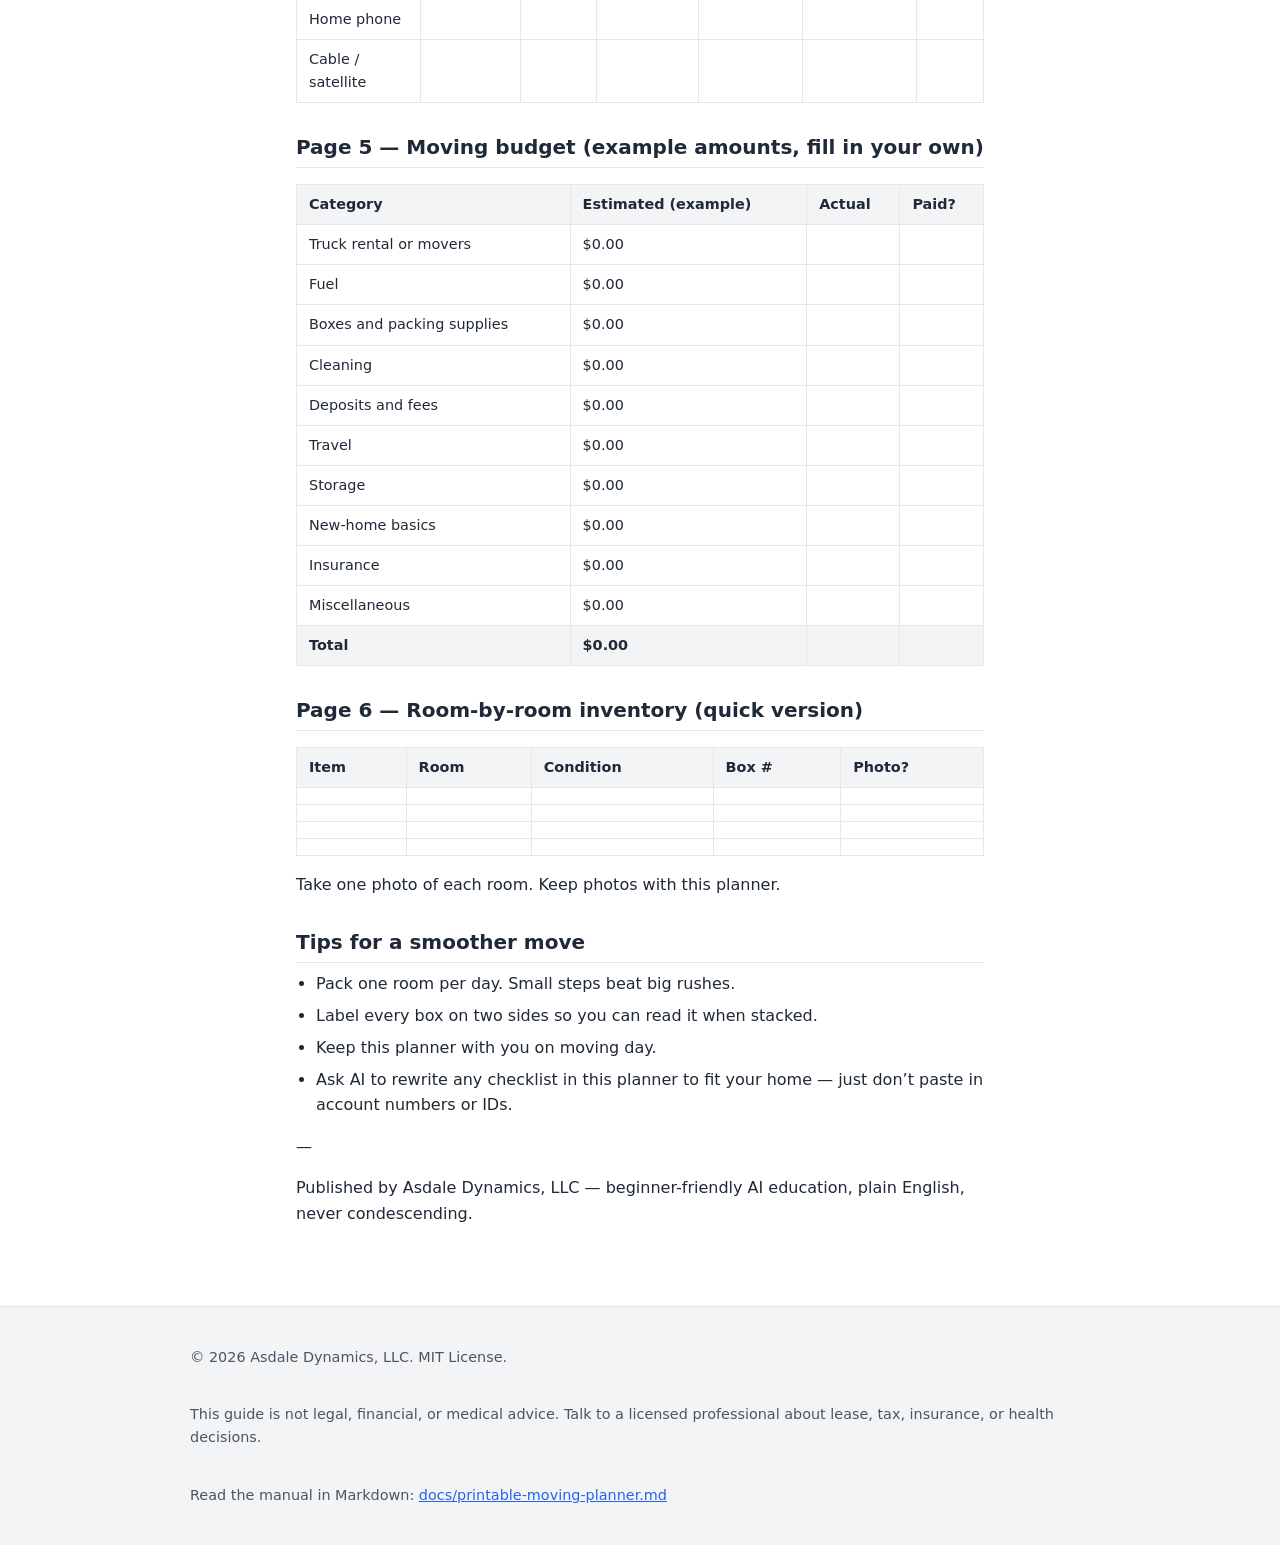
<file: site/printable-moving-planner.html>
<!DOCTYPE html>
<html lang="en">
<head>
<meta charset="utf-8">
<meta name="viewport" content="width=device-width, initial-scale=1">
<title>Printable Moving Planner — AI Moving and Relocation Guide</title>
<link rel="stylesheet" href="style.css">
</head>
<body>

<header>
  <div class="header-inner">
    <h1 class="site-title"><a href="index.html">AI Moving and Relocation Guide</a></h1>
    <p class="site-tagline">A beginner-friendly manual from Asdale Dynamics, LLC — plain English, step by step, privacy first.</p>
  </div>
</header>

<nav>
  <ul>
    <li><a href="index.html">Home</a></li>
    <li><a href="privacy.html">Privacy First</a></li>
    <li><a href="intro.html">Getting Started</a></li>
    <li><a href="packing-checklists.html">Packing Checklists</a></li>
    <li><a href="address-change.html">Address Change Timeline</a></li>
    <li><a href="utility-transfers.html">Utility Transfers</a></li>
    <li><a href="budget-tracking.html">Budget Tracking</a></li>
    <li><a href="room-by-room.html">Room-by-Room Inventory</a></li>
    <li><a href="printable-moving-planner.html" class="active">Printable Moving Planner</a></li>
  </ul>
</nav>

<main>
  <h1>Printable Moving Planner</h1>

  <p>This is a printable planner. Print these pages and fill them in by hand. Nothing here asks for secrets — leave out account numbers, credit card numbers, and IDs. Keep your filled-in planner somewhere safe.</p>

  <p><strong>Print tips:</strong> Print on regular paper or cardstock. In the print dialog, turn off headers/footers and set margins to Minimum. Fill in pencil so you can change things.</p>

  <div class="print-page">
    <h2>Page 1 — Moving timeline checklist</h2>
    <p>Check each item when it&rsquo;s done. Dates are yours to fill in.</p>

    <h3>8 weeks before</h3>
    <ul class="tasks">
      <li>[ ] Sort one room: keep / donate / sell / recycle / trash</li>
      <li>[ ] Start using up freezer and pantry food</li>
      <li>[ ] Research movers or truck rental</li>
      <li>[ ] Begin room-by-room inventory</li>
    </ul>

    <h3>6 weeks before</h3>
    <ul class="tasks">
      <li>[ ] Pack off-season clothes, books, decorations</li>
      <li>[ ] Label every box (room + contents)</li>
      <li>[ ] Start address-change list</li>
      <li>[ ] Gather utility info (account numbers stay on paper with you)</li>
    </ul>

    <h3>4 weeks before</h3>
    <ul class="tasks">
      <li>[ ] Confirm movers or truck reservation</li>
      <li>[ ] Pack rarely used rooms (guest room, attic, basement)</li>
      <li>[ ] Schedule utility shut-off and turn-on</li>
      <li>[ ] Request moving-day time off work</li>
    </ul>

    <h3>2 weeks before</h3>
    <ul class="tasks">
      <li>[ ] Finish packing non-essentials</li>
      <li>[ ] Pack essentials box (keep it with you)</li>
      <li>[ ] File change of address with the post office</li>
      <li>[ ] Defrost and clean fridge/freezer</li>
    </ul>

    <h3>1 week before</h3>
    <ul class="tasks">
      <li>[ ] Pack daily essentials last</li>
      <li>[ ] Confirm moving-day details</li>
      <li>[ ] Pack a suitcase per person (3-night trip)</li>
      <li>[ ] Final walk-through of each room</li>
    </ul>

    <h3>Moving day</h3>
    <ul class="tasks">
      <li>[ ] Final sweep of every room, closet, drawer</li>
      <li>[ ] Take meter readings (electric, gas, water)</li>
      <li>[ ] Lock windows and doors; leave keys as agreed</li>
      <li>[ ] Walk through new place before unloading</li>
    </ul>

    <h3>After you move</h3>
    <ul class="tasks">
      <li>[ ] Unpack essentials box first</li>
      <li>[ ] Set up beds and basic kitchen items</li>
      <li>[ ] Finish address changes where still needed</li>
      <li>[ ] Update driver&rsquo;s license and voter registration if new state</li>
    </ul>
  </div>

  <div class="print-page">
    <h2>Page 2 — Essentials box (carry with you, not in the truck)</h2>
    <ul class="tasks">
      <li>[ ] IDs, lease, moving paperwork (paper copies)</li>
      <li>[ ] Medications and first-aid kit</li>
      <li>[ ] Phone chargers and power bank</li>
      <li>[ ] Basic tools (screwdriver, box cutter, tape)</li>
      <li>[ ] Toilet paper, paper towels, hand soap</li>
      <li>[ ] Snacks and water</li>
      <li>[ ] Change of clothes and pajamas</li>
      <li>[ ] Pet food and supplies (if you have pets)</li>
      <li>[ ] One pot, one pan, plates, cups, utensils</li>
    </ul>
  </div>

  <div class="print-page">
    <h2>Page 3 — Address change tracker</h2>
    <p>Do not write account numbers here. Keep them on a separate paper with you.</p>
    <table>
      <thead>
        <tr><th>Organization</th><th>Date contacted</th><th>Confirmation #</th><th>Done</th></tr>
      </thead>
      <tbody>
        <tr><td>U.S. Postal Service</td><td></td><td></td><td></td></tr>
        <tr><td>Employer / payroll</td><td></td><td></td><td></td></tr>
        <tr><td>Auto insurance</td><td></td><td></td><td></td></tr>
        <tr><td>Renters / homeowners insurance</td><td></td><td></td><td></td></tr>
        <tr><td>Bank / credit union</td><td></td><td></td><td></td></tr>
        <tr><td>Credit card</td><td></td><td></td><td></td></tr>
        <tr><td>DMV / driver&rsquo;s license</td><td></td><td></td><td></td></tr>
        <tr><td>Voter registration</td><td></td><td></td><td></td></tr>
        <tr><td>Phone / internet</td><td></td><td></td><td></td></tr>
        <tr><td>Electric</td><td></td><td></td><td></td></tr>
        <tr><td>Gas</td><td></td><td></td><td></td></tr>
        <tr><td>Water / sewer / trash</td><td></td><td></td><td></td></tr>
        <tr><td>Doctors / dentists</td><td></td><td></td><td></td></tr>
      </tbody>
    </table>
  </div>

  <div class="print-page">
    <h2>Page 4 — Utility transfer tracker</h2>
    <table>
      <thead>
        <tr><th>Utility</th><th>Company</th><th>Phone</th><th>Old shut-off</th><th>New turn-on</th><th>Deposit / fee</th><th>Done</th></tr>
      </thead>
      <tbody>
        <tr><td>Electric</td><td></td><td></td><td></td><td></td><td></td><td></td></tr>
        <tr><td>Gas</td><td></td><td></td><td></td><td></td><td></td><td></td></tr>
        <tr><td>Water / sewer</td><td></td><td></td><td></td><td></td><td></td><td></td></tr>
        <tr><td>Trash / recycling</td><td></td><td></td><td></td><td></td><td></td><td></td></tr>
        <tr><td>Internet</td><td></td><td></td><td></td><td></td><td></td><td></td></tr>
        <tr><td>Home phone</td><td></td><td></td><td></td><td></td><td></td><td></td></tr>
        <tr><td>Cable / satellite</td><td></td><td></td><td></td><td></td><td></td><td></td></tr>
      </tbody>
    </table>
  </div>

  <div class="print-page">
    <h2>Page 5 — Moving budget (example amounts, fill in your own)</h2>
    <table>
      <thead>
        <tr><th>Category</th><th>Estimated (example)</th><th>Actual</th><th>Paid?</th></tr>
      </thead>
      <tbody>
        <tr><td>Truck rental or movers</td><td>$0.00</td><td></td><td></td></tr>
        <tr><td>Fuel</td><td>$0.00</td><td></td><td></td></tr>
        <tr><td>Boxes and packing supplies</td><td>$0.00</td><td></td><td></td></tr>
        <tr><td>Cleaning</td><td>$0.00</td><td></td><td></td></tr>
        <tr><td>Deposits and fees</td><td>$0.00</td><td></td><td></td></tr>
        <tr><td>Travel</td><td>$0.00</td><td></td><td></td></tr>
        <tr><td>Storage</td><td>$0.00</td><td></td><td></td></tr>
        <tr><td>New-home basics</td><td>$0.00</td><td></td><td></td></tr>
        <tr><td>Insurance</td><td>$0.00</td><td></td><td></td></tr>
        <tr><td>Miscellaneous</td><td>$0.00</td><td></td><td></td></tr>
        <tr><th>Total</th><th>$0.00</th><th></th><th></th></tr>
      </tbody>
    </table>
  </div>

  <div class="print-page">
    <h2>Page 6 — Room-by-room inventory (quick version)</h2>
    <table>
      <thead>
        <tr><th>Item</th><th>Room</th><th>Condition</th><th>Box #</th><th>Photo?</th></tr>
      </thead>
      <tbody>
        <tr><td></td><td></td><td></td><td></td><td></td></tr>
        <tr><td></td><td></td><td></td><td></td><td></td></tr>
        <tr><td></td><td></td><td></td><td></td><td></td></tr>
        <tr><td></td><td></td><td></td><td></td><td></td></tr>
      </tbody>
    </table>
    <p>Take one photo of each room. Keep photos with this planner.</p>
  </div>

  <div class="print-page">
    <h2>Tips for a smoother move</h2>
    <ul class="tasks">
      <li>Pack one room per day. Small steps beat big rushes.</li>
      <li>Label every box on two sides so you can read it when stacked.</li>
      <li>Keep this planner with you on moving day.</li>
      <li>Ask AI to rewrite any checklist in this planner to fit your home — just don&rsquo;t paste in account numbers or IDs.</li>
    </ul>
    <p class="no-print">—</p>
    <p>Published by Asdale Dynamics, LLC — beginner-friendly AI education, plain English, never condescending.</p>
  </div>
</main>

<footer>
  <div class="footer-inner">
    <p>&copy; 2026 Asdale Dynamics, LLC. MIT License.</p>
    <p>This guide is not legal, financial, or medical advice. Talk to a licensed professional about lease, tax, insurance, or health decisions.</p>
    <p>Read the manual in Markdown: <a href="../docs/printable-moving-planner.md" target="_blank" rel="noopener">docs/printable-moving-planner.md</a></p>
  </div>
</footer>

</body>
</html>
</file>
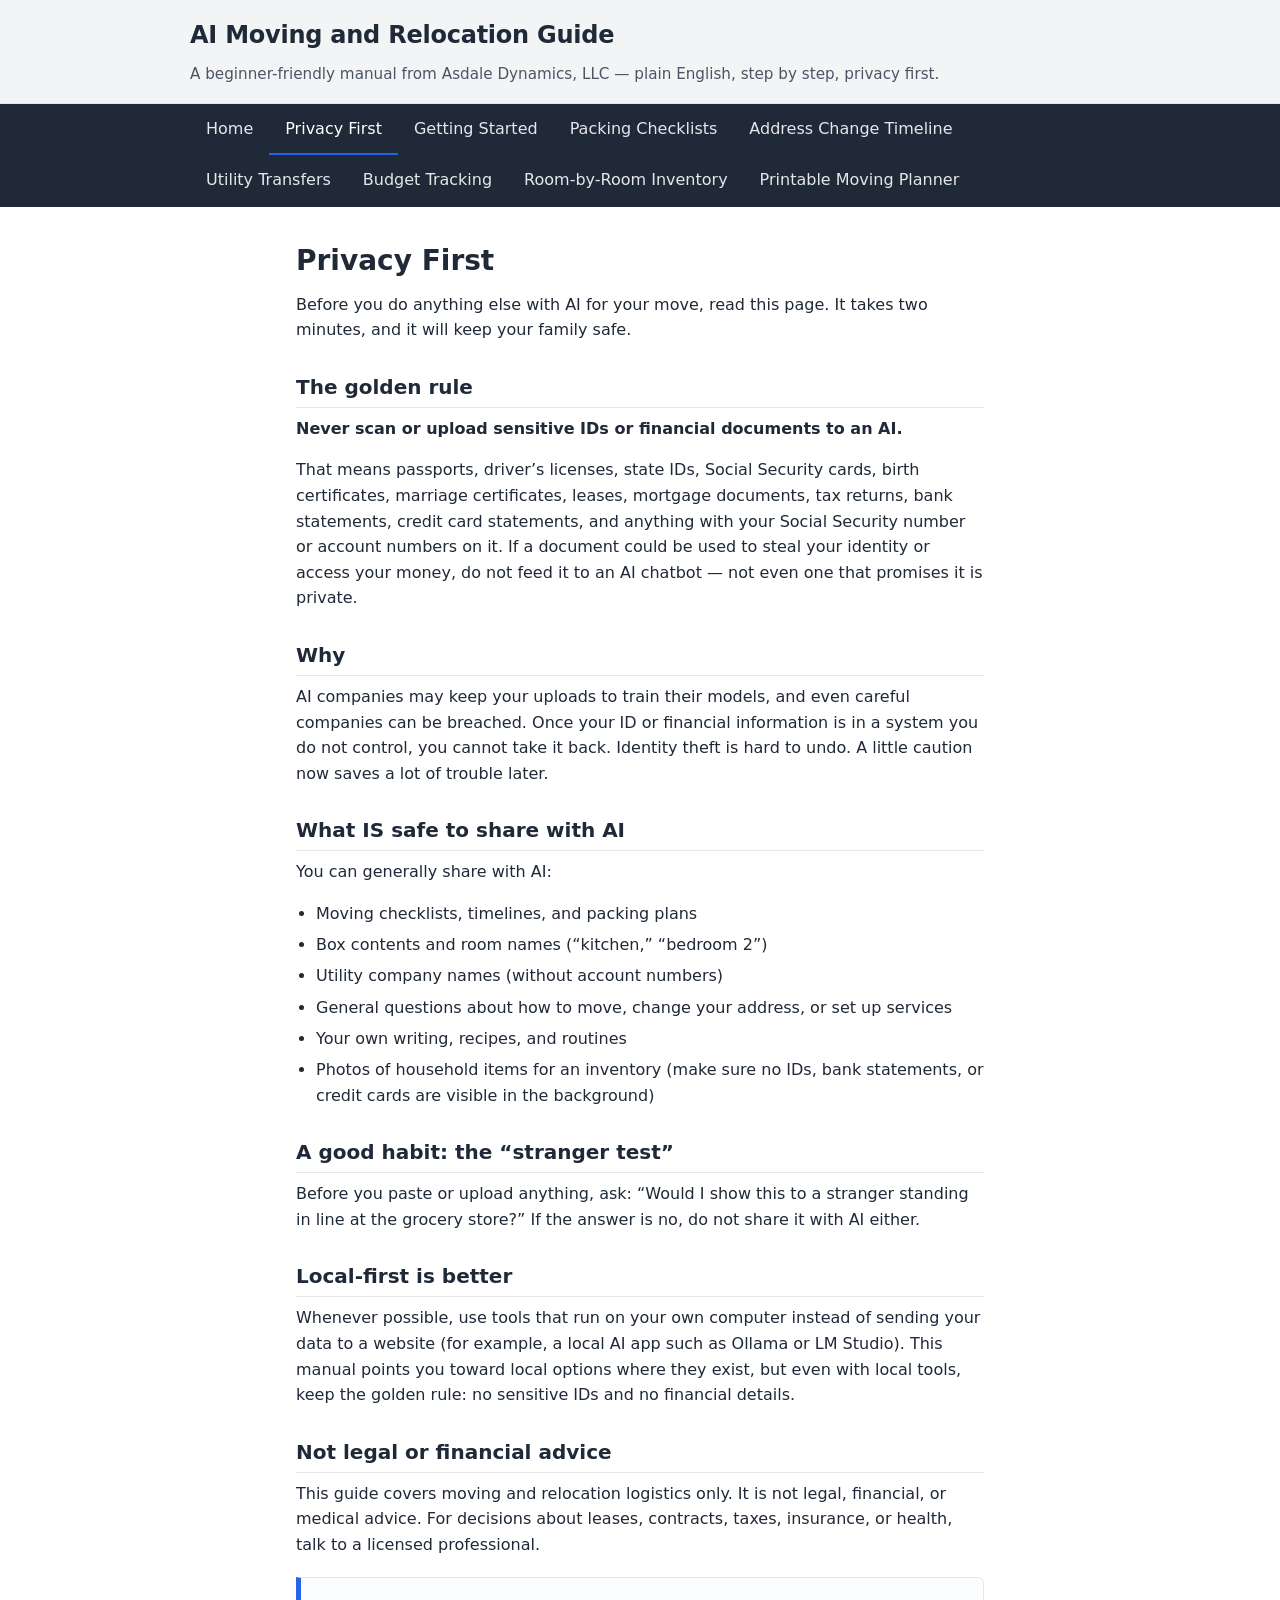
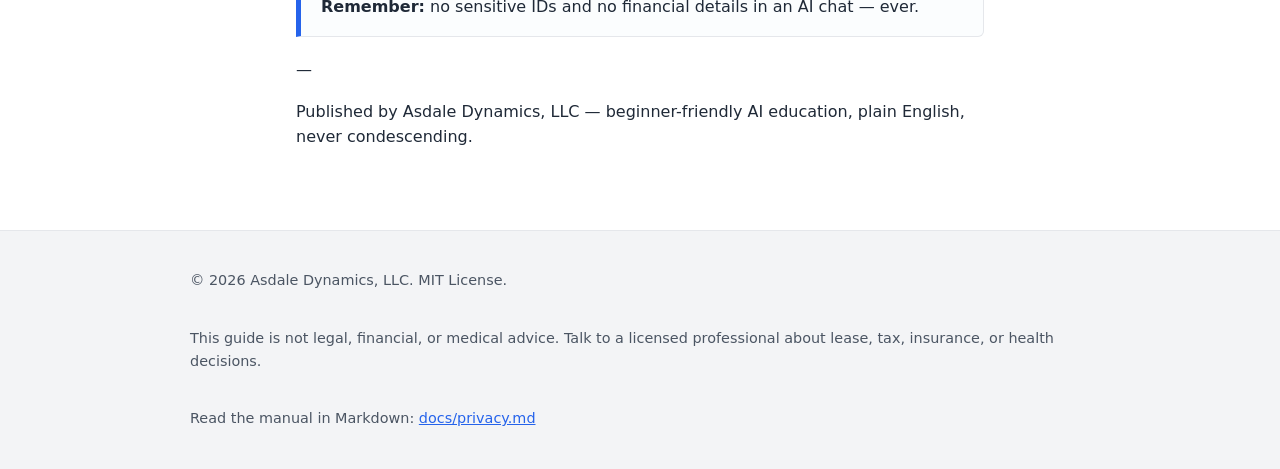
<file: site/privacy.html>
<!DOCTYPE html>
<html lang="en">
<head>
<meta charset="utf-8">
<meta name="viewport" content="width=device-width, initial-scale=1">
<title>Privacy First — AI Moving and Relocation Guide</title>
<link rel="stylesheet" href="style.css">
</head>
<body>

<header>
  <div class="header-inner">
    <h1 class="site-title"><a href="index.html">AI Moving and Relocation Guide</a></h1>
    <p class="site-tagline">A beginner-friendly manual from Asdale Dynamics, LLC — plain English, step by step, privacy first.</p>
  </div>
</header>

<nav>
  <ul>
    <li><a href="index.html">Home</a></li>
    <li><a href="privacy.html" class="active">Privacy First</a></li>
    <li><a href="intro.html">Getting Started</a></li>
    <li><a href="packing-checklists.html">Packing Checklists</a></li>
    <li><a href="address-change.html">Address Change Timeline</a></li>
    <li><a href="utility-transfers.html">Utility Transfers</a></li>
    <li><a href="budget-tracking.html">Budget Tracking</a></li>
    <li><a href="room-by-room.html">Room-by-Room Inventory</a></li>
    <li><a href="printable-moving-planner.html">Printable Moving Planner</a></li>
  </ul>
</nav>

<main>
  <h1>Privacy First</h1>

  <p>Before you do anything else with AI for your move, read this page. It takes two minutes, and it will keep your family safe.</p>

  <h2>The golden rule</h2>

  <p><strong>Never scan or upload sensitive IDs or financial documents to an AI.</strong></p>

  <p>That means passports, driver&rsquo;s licenses, state IDs, Social Security cards, birth certificates, marriage certificates, leases, mortgage documents, tax returns, bank statements, credit card statements, and anything with your Social Security number or account numbers on it. If a document could be used to steal your identity or access your money, do not feed it to an AI chatbot — not even one that promises it is private.</p>

  <h2>Why</h2>

  <p>AI companies may keep your uploads to train their models, and even careful companies can be breached. Once your ID or financial information is in a system you do not control, you cannot take it back. Identity theft is hard to undo. A little caution now saves a lot of trouble later.</p>

  <h2>What IS safe to share with AI</h2>

  <p>You can generally share with AI:</p>
  <ul>
    <li>Moving checklists, timelines, and packing plans</li>
    <li>Box contents and room names (&ldquo;kitchen,&rdquo; &ldquo;bedroom 2&rdquo;)</li>
    <li>Utility company names (without account numbers)</li>
    <li>General questions about how to move, change your address, or set up services</li>
    <li>Your own writing, recipes, and routines</li>
    <li>Photos of household items for an inventory (make sure no IDs, bank statements, or credit cards are visible in the background)</li>
  </ul>

  <h2>A good habit: the &ldquo;stranger test&rdquo;</h2>

  <p>Before you paste or upload anything, ask: &ldquo;Would I show this to a stranger standing in line at the grocery store?&rdquo; If the answer is no, do not share it with AI either.</p>

  <h2>Local-first is better</h2>

  <p>Whenever possible, use tools that run on your own computer instead of sending your data to a website (for example, a local AI app such as Ollama or LM Studio). This manual points you toward local options where they exist, but even with local tools, keep the golden rule: no sensitive IDs and no financial details.</p>

  <h2>Not legal or financial advice</h2>

  <p>This guide covers moving and relocation logistics only. It is not legal, financial, or medical advice. For decisions about leases, contracts, taxes, insurance, or health, talk to a licensed professional.</p>

  <div class="privacy">
    <strong>Remember:</strong> no sensitive IDs and no financial details in an AI chat — ever.
  </div>

  <p class="no-print">—</p>
  <p>Published by Asdale Dynamics, LLC — beginner-friendly AI education, plain English, never condescending.</p>
</main>

<footer>
  <div class="footer-inner">
    <p>&copy; 2026 Asdale Dynamics, LLC. MIT License.</p>
    <p>This guide is not legal, financial, or medical advice. Talk to a licensed professional about lease, tax, insurance, or health decisions.</p>
    <p>Read the manual in Markdown: <a href="../docs/privacy.md" target="_blank" rel="noopener">docs/privacy.md</a></p>
  </div>
</footer>

</body>
</html>
</file>
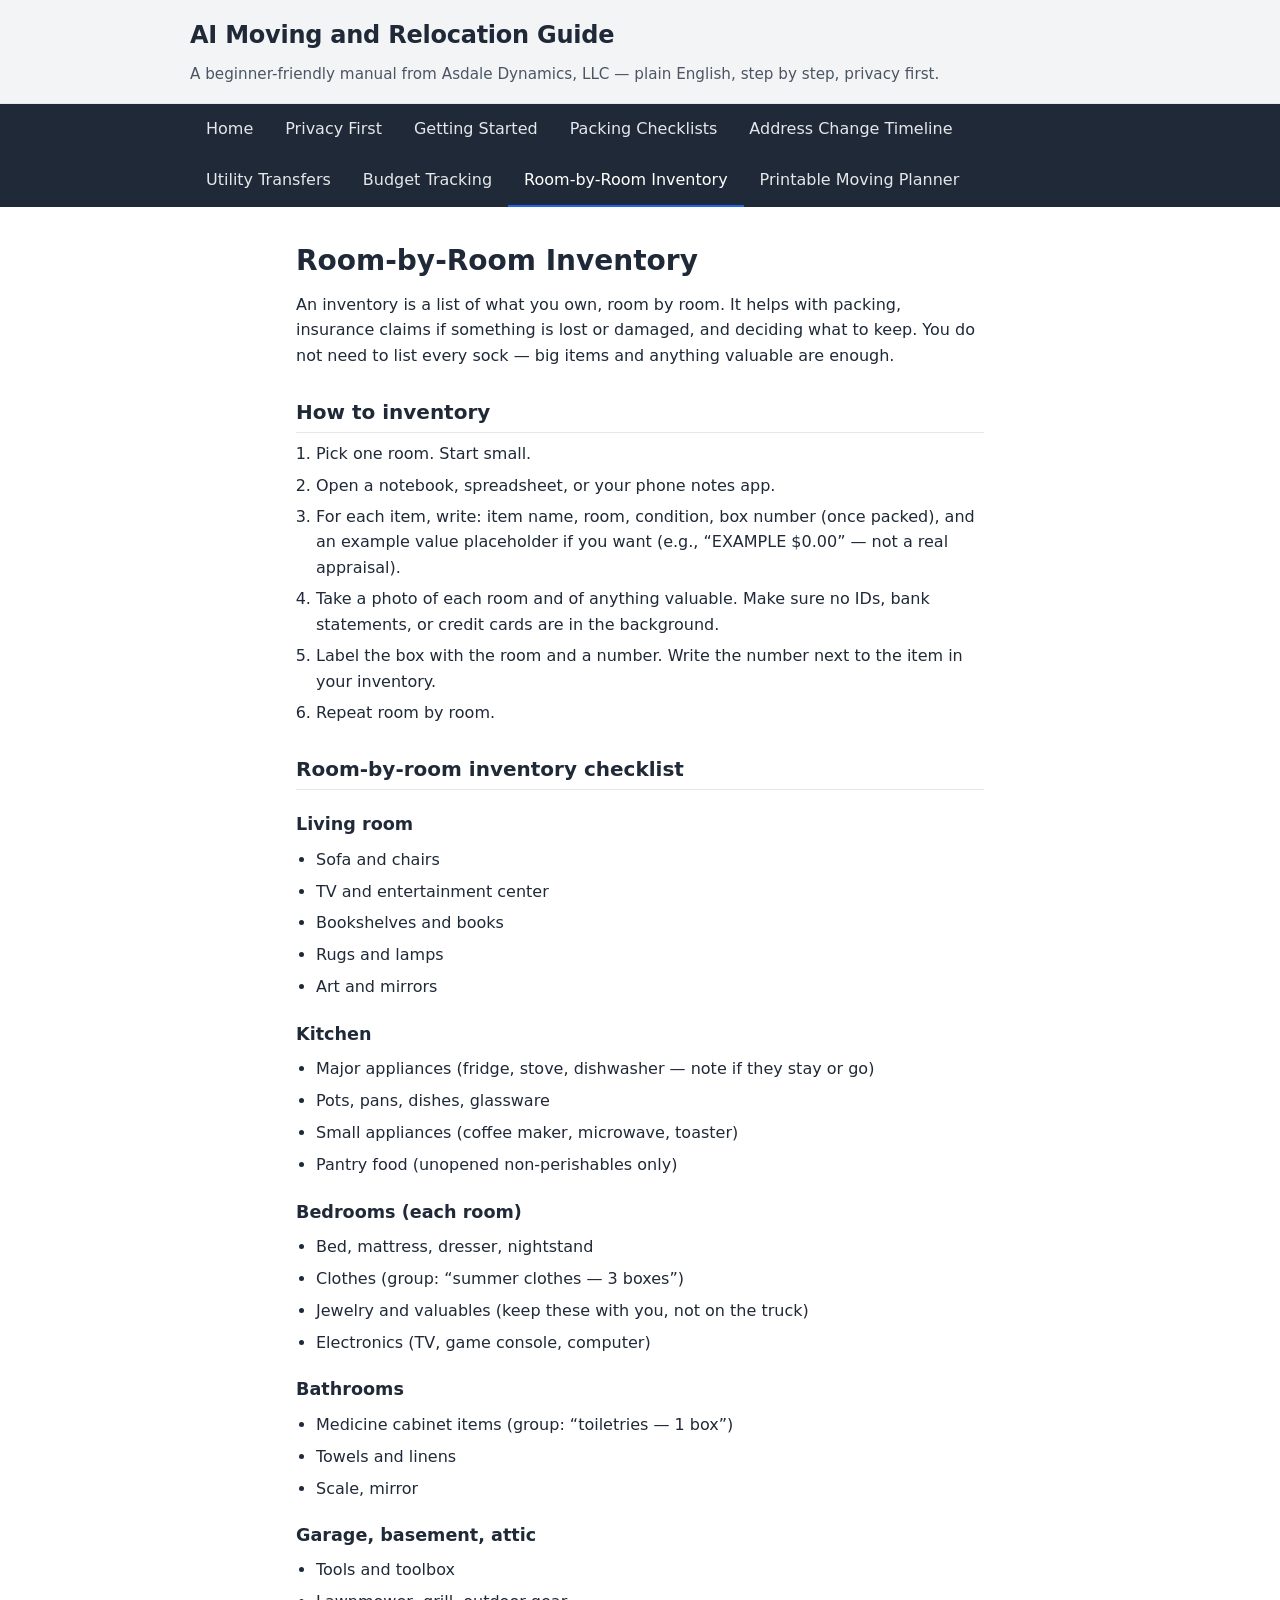
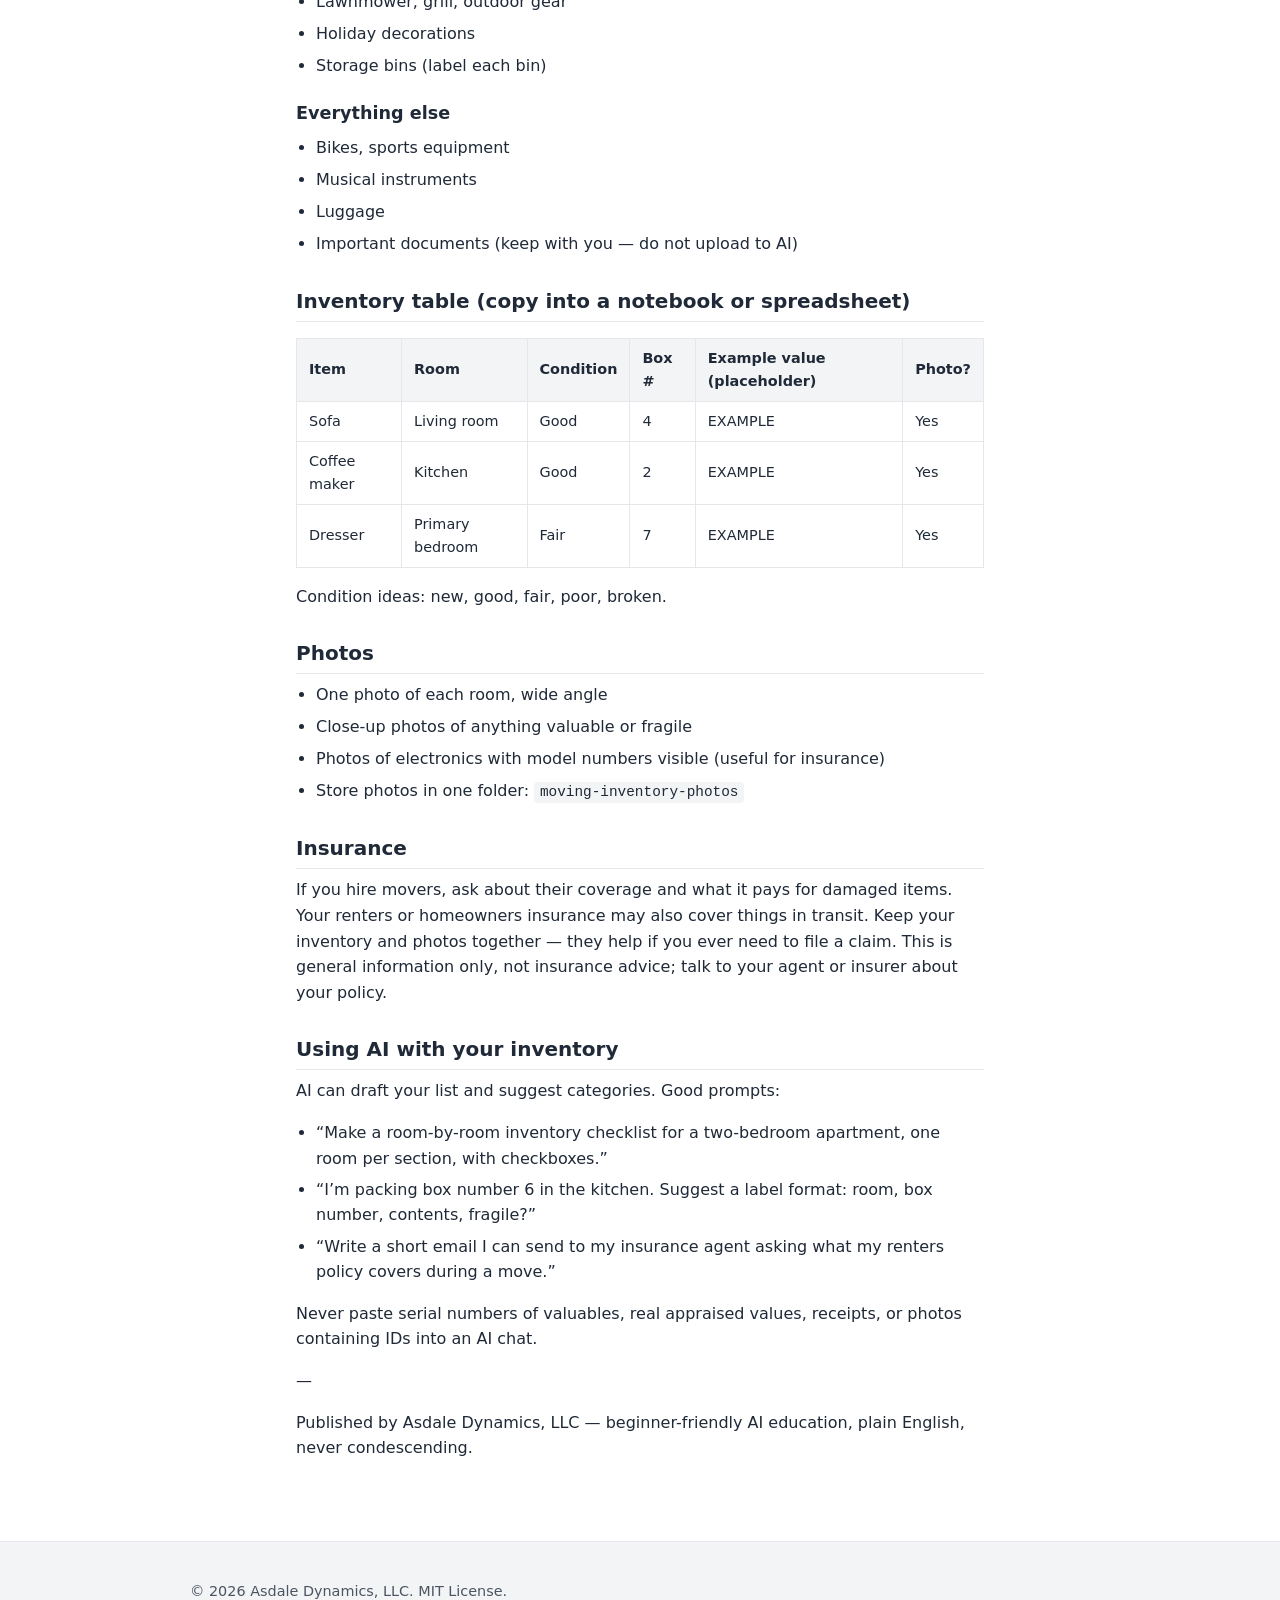
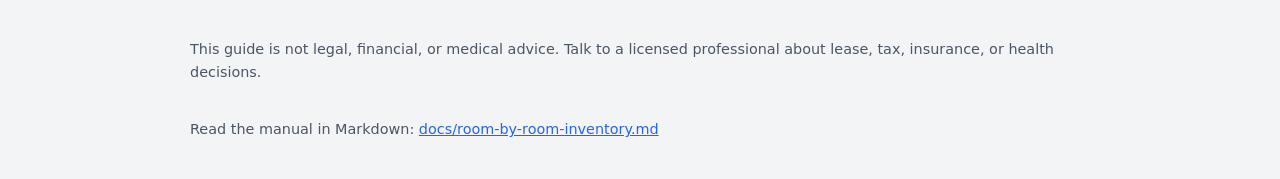
<file: site/room-by-room.html>
<!DOCTYPE html>
<html lang="en">
<head>
<meta charset="utf-8">
<meta name="viewport" content="width=device-width, initial-scale=1">
<title>Room-by-Room Inventory — AI Moving and Relocation Guide</title>
<link rel="stylesheet" href="style.css">
</head>
<body>

<header>
  <div class="header-inner">
    <h1 class="site-title"><a href="index.html">AI Moving and Relocation Guide</a></h1>
    <p class="site-tagline">A beginner-friendly manual from Asdale Dynamics, LLC — plain English, step by step, privacy first.</p>
  </div>
</header>

<nav>
  <ul>
    <li><a href="index.html">Home</a></li>
    <li><a href="privacy.html">Privacy First</a></li>
    <li><a href="intro.html">Getting Started</a></li>
    <li><a href="packing-checklists.html">Packing Checklists</a></li>
    <li><a href="address-change.html">Address Change Timeline</a></li>
    <li><a href="utility-transfers.html">Utility Transfers</a></li>
    <li><a href="budget-tracking.html">Budget Tracking</a></li>
    <li><a href="room-by-room.html" class="active">Room-by-Room Inventory</a></li>
    <li><a href="printable-moving-planner.html">Printable Moving Planner</a></li>
  </ul>
</nav>

<main>
  <h1>Room-by-Room Inventory</h1>

  <p>An inventory is a list of what you own, room by room. It helps with packing, insurance claims if something is lost or damaged, and deciding what to keep. You do not need to list every sock — big items and anything valuable are enough.</p>

  <h2>How to inventory</h2>

  <ol>
    <li>Pick one room. Start small.</li>
    <li>Open a notebook, spreadsheet, or your phone notes app.</li>
    <li>For each item, write: item name, room, condition, box number (once packed), and an example value placeholder if you want (e.g., &ldquo;EXAMPLE $0.00&rdquo; — not a real appraisal).</li>
    <li>Take a photo of each room and of anything valuable. Make sure no IDs, bank statements, or credit cards are in the background.</li>
    <li>Label the box with the room and a number. Write the number next to the item in your inventory.</li>
    <li>Repeat room by room.</li>
  </ol>

  <h2>Room-by-room inventory checklist</h2>

  <h3>Living room</h3>
  <ul class="tasks">
    <li>Sofa and chairs</li>
    <li>TV and entertainment center</li>
    <li>Bookshelves and books</li>
    <li>Rugs and lamps</li>
    <li>Art and mirrors</li>
  </ul>

  <h3>Kitchen</h3>
  <ul class="tasks">
    <li>Major appliances (fridge, stove, dishwasher — note if they stay or go)</li>
    <li>Pots, pans, dishes, glassware</li>
    <li>Small appliances (coffee maker, microwave, toaster)</li>
    <li>Pantry food (unopened non-perishables only)</li>
  </ul>

  <h3>Bedrooms (each room)</h3>
  <ul class="tasks">
    <li>Bed, mattress, dresser, nightstand</li>
    <li>Clothes (group: &ldquo;summer clothes — 3 boxes&rdquo;)</li>
    <li>Jewelry and valuables (keep these with you, not on the truck)</li>
    <li>Electronics (TV, game console, computer)</li>
  </ul>

  <h3>Bathrooms</h3>
  <ul class="tasks">
    <li>Medicine cabinet items (group: &ldquo;toiletries — 1 box&rdquo;)</li>
    <li>Towels and linens</li>
    <li>Scale, mirror</li>
  </ul>

  <h3>Garage, basement, attic</h3>
  <ul class="tasks">
    <li>Tools and toolbox</li>
    <li>Lawnmower, grill, outdoor gear</li>
    <li>Holiday decorations</li>
    <li>Storage bins (label each bin)</li>
  </ul>

  <h3>Everything else</h3>
  <ul class="tasks">
    <li>Bikes, sports equipment</li>
    <li>Musical instruments</li>
    <li>Luggage</li>
    <li>Important documents (keep with you — do not upload to AI)</li>
  </ul>

  <h2>Inventory table (copy into a notebook or spreadsheet)</h2>

  <table>
    <thead>
      <tr><th>Item</th><th>Room</th><th>Condition</th><th>Box #</th><th>Example value (placeholder)</th><th>Photo?</th></tr>
    </thead>
    <tbody>
      <tr><td>Sofa</td><td>Living room</td><td>Good</td><td>4</td><td>EXAMPLE</td><td>Yes</td></tr>
      <tr><td>Coffee maker</td><td>Kitchen</td><td>Good</td><td>2</td><td>EXAMPLE</td><td>Yes</td></tr>
      <tr><td>Dresser</td><td>Primary bedroom</td><td>Fair</td><td>7</td><td>EXAMPLE</td><td>Yes</td></tr>
    </tbody>
  </table>

  <p>Condition ideas: new, good, fair, poor, broken.</p>

  <h2>Photos</h2>

  <ul class="tasks">
    <li>One photo of each room, wide angle</li>
    <li>Close-up photos of anything valuable or fragile</li>
    <li>Photos of electronics with model numbers visible (useful for insurance)</li>
    <li>Store photos in one folder: <code>moving-inventory-photos</code></li>
  </ul>

  <h2>Insurance</h2>

  <p>If you hire movers, ask about their coverage and what it pays for damaged items. Your renters or homeowners insurance may also cover things in transit. Keep your inventory and photos together — they help if you ever need to file a claim. This is general information only, not insurance advice; talk to your agent or insurer about your policy.</p>

  <h2>Using AI with your inventory</h2>

  <p>AI can draft your list and suggest categories. Good prompts:</p>
  <ul>
    <li>&ldquo;Make a room-by-room inventory checklist for a two-bedroom apartment, one room per section, with checkboxes.&rdquo;</li>
    <li>&ldquo;I&rsquo;m packing box number 6 in the kitchen. Suggest a label format: room, box number, contents, fragile?&rdquo;</li>
    <li>&ldquo;Write a short email I can send to my insurance agent asking what my renters policy covers during a move.&rdquo;</li>
  </ul>

  <p>Never paste serial numbers of valuables, real appraised values, receipts, or photos containing IDs into an AI chat.</p>

  <p class="no-print">—</p>
  <p>Published by Asdale Dynamics, LLC — beginner-friendly AI education, plain English, never condescending.</p>
</main>

<footer>
  <div class="footer-inner">
    <p>&copy; 2026 Asdale Dynamics, LLC. MIT License.</p>
    <p>This guide is not legal, financial, or medical advice. Talk to a licensed professional about lease, tax, insurance, or health decisions.</p>
    <p>Read the manual in Markdown: <a href="../docs/room-by-room-inventory.md" target="_blank" rel="noopener">docs/room-by-room-inventory.md</a></p>
  </div>
</footer>

</body>
</html>
</file>
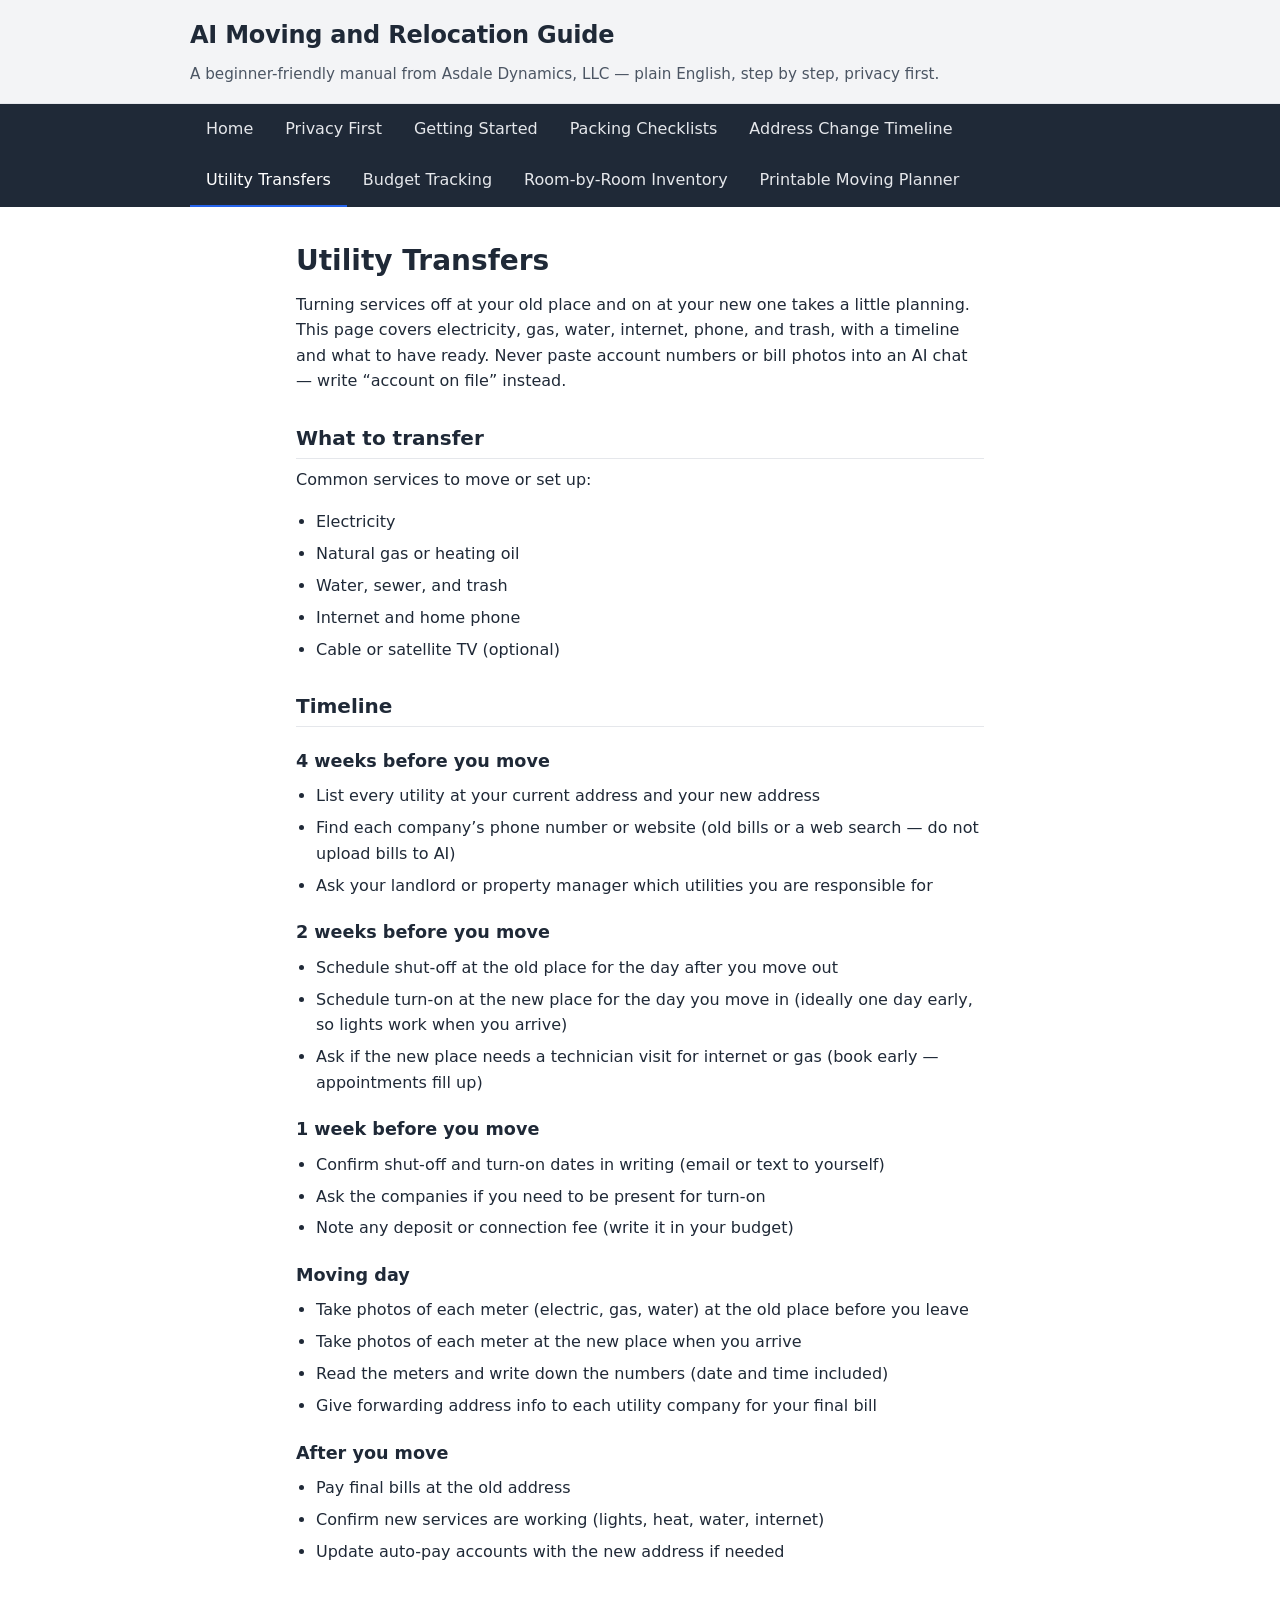
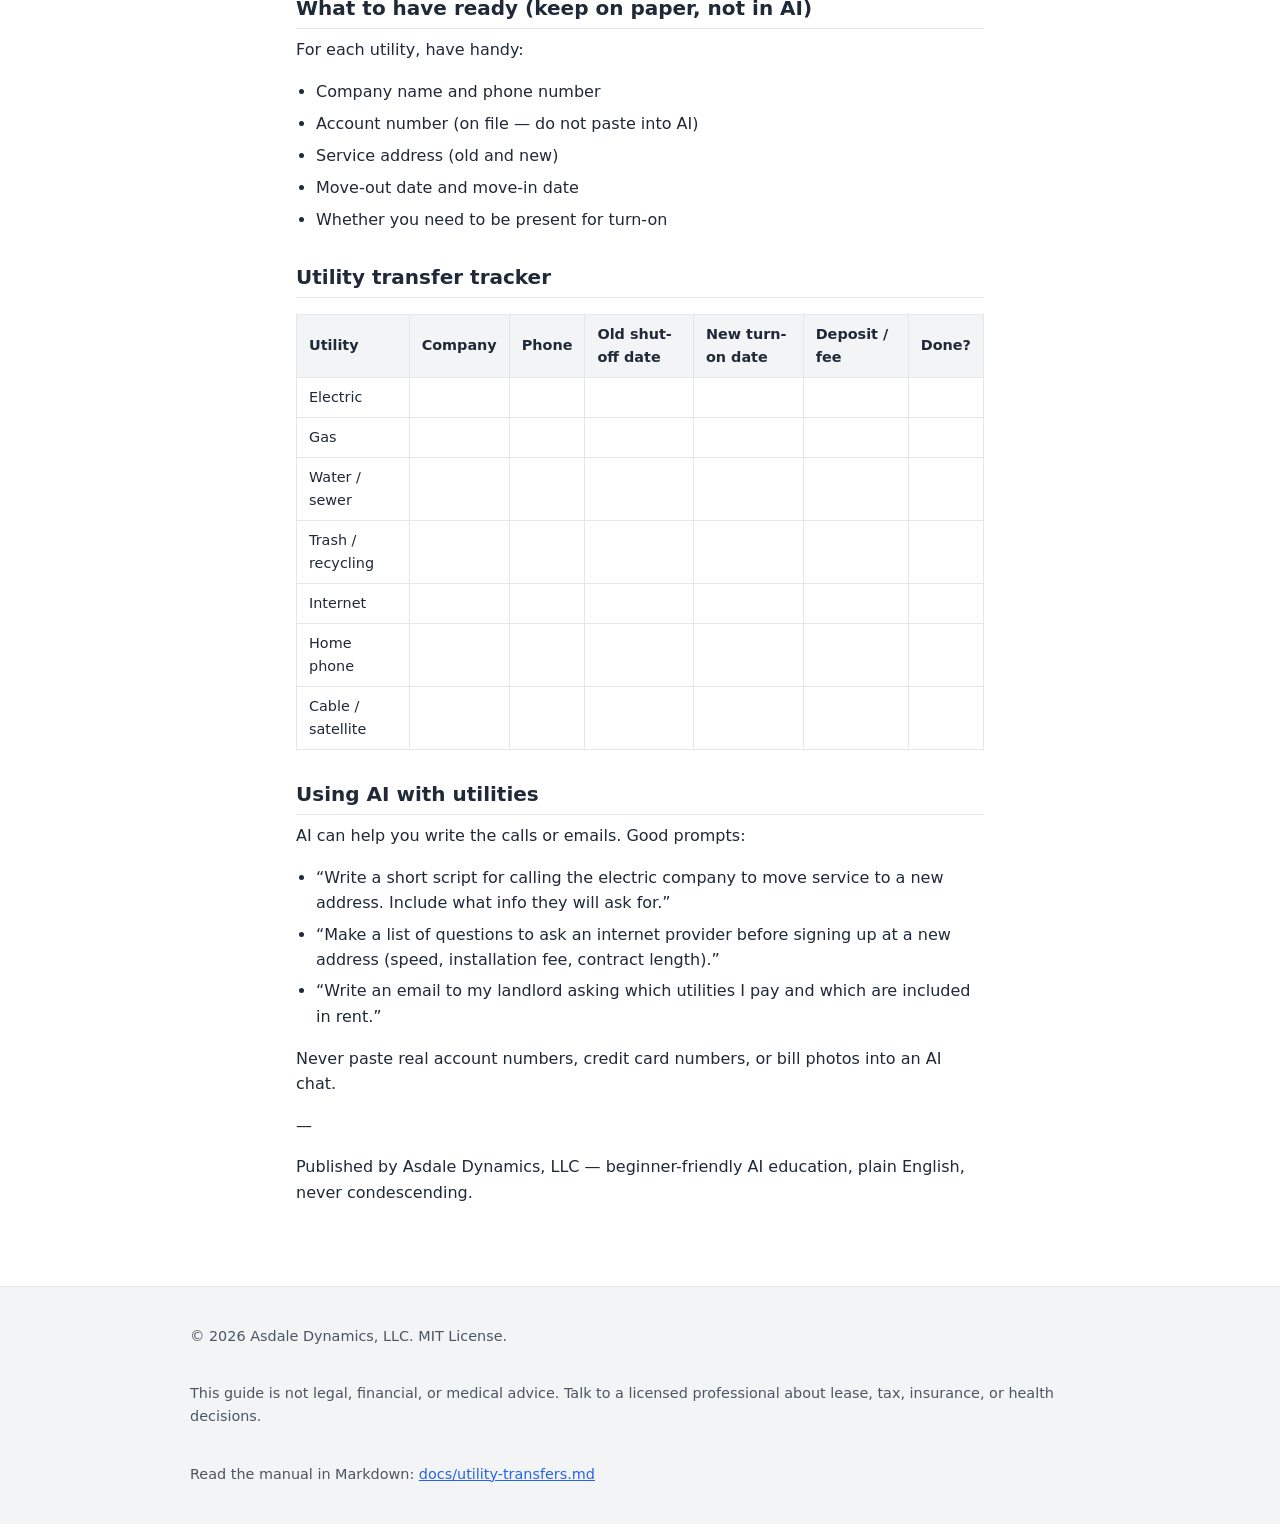
<file: site/utility-transfers.html>
<!DOCTYPE html>
<html lang="en">
<head>
<meta charset="utf-8">
<meta name="viewport" content="width=device-width, initial-scale=1">
<title>Utility Transfers — AI Moving and Relocation Guide</title>
<link rel="stylesheet" href="style.css">
</head>
<body>

<header>
  <div class="header-inner">
    <h1 class="site-title"><a href="index.html">AI Moving and Relocation Guide</a></h1>
    <p class="site-tagline">A beginner-friendly manual from Asdale Dynamics, LLC — plain English, step by step, privacy first.</p>
  </div>
</header>

<nav>
  <ul>
    <li><a href="index.html">Home</a></li>
    <li><a href="privacy.html">Privacy First</a></li>
    <li><a href="intro.html">Getting Started</a></li>
    <li><a href="packing-checklists.html">Packing Checklists</a></li>
    <li><a href="address-change.html">Address Change Timeline</a></li>
    <li><a href="utility-transfers.html" class="active">Utility Transfers</a></li>
    <li><a href="budget-tracking.html">Budget Tracking</a></li>
    <li><a href="room-by-room.html">Room-by-Room Inventory</a></li>
    <li><a href="printable-moving-planner.html">Printable Moving Planner</a></li>
  </ul>
</nav>

<main>
  <h1>Utility Transfers</h1>

  <p>Turning services off at your old place and on at your new one takes a little planning. This page covers electricity, gas, water, internet, phone, and trash, with a timeline and what to have ready. Never paste account numbers or bill photos into an AI chat — write &ldquo;account on file&rdquo; instead.</p>

  <h2>What to transfer</h2>

  <p>Common services to move or set up:</p>
  <ul class="tasks">
    <li>Electricity</li>
    <li>Natural gas or heating oil</li>
    <li>Water, sewer, and trash</li>
    <li>Internet and home phone</li>
    <li>Cable or satellite TV (optional)</li>
  </ul>

  <h2>Timeline</h2>

  <h3>4 weeks before you move</h3>
  <ul class="tasks">
    <li>List every utility at your current address and your new address</li>
    <li>Find each company&rsquo;s phone number or website (old bills or a web search — do not upload bills to AI)</li>
    <li>Ask your landlord or property manager which utilities you are responsible for</li>
  </ul>

  <h3>2 weeks before you move</h3>
  <ul class="tasks">
    <li>Schedule shut-off at the old place for the day after you move out</li>
    <li>Schedule turn-on at the new place for the day you move in (ideally one day early, so lights work when you arrive)</li>
    <li>Ask if the new place needs a technician visit for internet or gas (book early — appointments fill up)</li>
  </ul>

  <h3>1 week before you move</h3>
  <ul class="tasks">
    <li>Confirm shut-off and turn-on dates in writing (email or text to yourself)</li>
    <li>Ask the companies if you need to be present for turn-on</li>
    <li>Note any deposit or connection fee (write it in your budget)</li>
  </ul>

  <h3>Moving day</h3>
  <ul class="tasks">
    <li>Take photos of each meter (electric, gas, water) at the old place before you leave</li>
    <li>Take photos of each meter at the new place when you arrive</li>
    <li>Read the meters and write down the numbers (date and time included)</li>
    <li>Give forwarding address info to each utility company for your final bill</li>
  </ul>

  <h3>After you move</h3>
  <ul class="tasks">
    <li>Pay final bills at the old address</li>
    <li>Confirm new services are working (lights, heat, water, internet)</li>
    <li>Update auto-pay accounts with the new address if needed</li>
  </ul>

  <h2>What to have ready (keep on paper, not in AI)</h2>

  <p>For each utility, have handy:</p>
  <ul class="tasks">
    <li>Company name and phone number</li>
    <li>Account number (on file — do not paste into AI)</li>
    <li>Service address (old and new)</li>
    <li>Move-out date and move-in date</li>
    <li>Whether you need to be present for turn-on</li>
  </ul>

  <h2>Utility transfer tracker</h2>

  <table>
    <thead>
      <tr><th>Utility</th><th>Company</th><th>Phone</th><th>Old shut-off date</th><th>New turn-on date</th><th>Deposit / fee</th><th>Done?</th></tr>
    </thead>
    <tbody>
      <tr><td>Electric</td><td></td><td></td><td></td><td></td><td></td><td></td></tr>
      <tr><td>Gas</td><td></td><td></td><td></td><td></td><td></td><td></td></tr>
      <tr><td>Water / sewer</td><td></td><td></td><td></td><td></td><td></td><td></td></tr>
      <tr><td>Trash / recycling</td><td></td><td></td><td></td><td></td><td></td><td></td></tr>
      <tr><td>Internet</td><td></td><td></td><td></td><td></td><td></td><td></td></tr>
      <tr><td>Home phone</td><td></td><td></td><td></td><td></td><td></td><td></td></tr>
      <tr><td>Cable / satellite</td><td></td><td></td><td></td><td></td><td></td><td></td></tr>
    </tbody>
  </table>

  <h2>Using AI with utilities</h2>

  <p>AI can help you write the calls or emails. Good prompts:</p>
  <ul>
    <li>&ldquo;Write a short script for calling the electric company to move service to a new address. Include what info they will ask for.&rdquo;</li>
    <li>&ldquo;Make a list of questions to ask an internet provider before signing up at a new address (speed, installation fee, contract length).&rdquo;</li>
    <li>&ldquo;Write an email to my landlord asking which utilities I pay and which are included in rent.&rdquo;</li>
  </ul>

  <p>Never paste real account numbers, credit card numbers, or bill photos into an AI chat.</p>

  <p class="no-print">—</p>
  <p>Published by Asdale Dynamics, LLC — beginner-friendly AI education, plain English, never condescending.</p>
</main>

<footer>
  <div class="footer-inner">
    <p>&copy; 2026 Asdale Dynamics, LLC. MIT License.</p>
    <p>This guide is not legal, financial, or medical advice. Talk to a licensed professional about lease, tax, insurance, or health decisions.</p>
    <p>Read the manual in Markdown: <a href="../docs/utility-transfers.md" target="_blank" rel="noopener">docs/utility-transfers.md</a></p>
  </div>
</footer>

</body>
</html>
</file>
<file: site/style.css>
/* Asdale Dynamics, LLC — AI Moving and Relocation Guide
   Simple, warm, beginner-friendly styles. Print-friendly. */

:root {
  --ink: #1f2937;
  --muted: #4b5563;
  --accent: #2563eb;
  --accent-hover: #1d4ed8;
  --bg: #ffffff;
  --soft: #f3f4f6;
  --border: #e5e7eb;
}

* { box-sizing: border-box; }

html { scroll-behavior: smooth; }

body {
  margin: 0;
  font-family: ui-sans-serif, system-ui, -apple-system, Segoe UI, Roboto, Helvetica, Arial, sans-serif;
  color: var(--ink);
  background: var(--bg);
  line-height: 1.6;
}

a { color: var(--accent); text-decoration: underline; }
a:hover { color: var(--accent-hover); }

/* Header */

header {
  background: var(--soft);
  border-bottom: 1px solid var(--border);
  padding: 1rem 1.5rem;
}

.header-inner {
  max-width: 900px;
  margin: 0 auto;
  display: flex;
  flex-direction: column;
  gap: 0.5rem;
}

.site-title {
  margin: 0;
  font-size: 1.5rem;
  font-weight: 800;
  letter-spacing: -0.01em;
}

.site-title a { color: var(--ink); text-decoration: none; }
.site-title a:hover { color: var(--accent); }

.site-tagline {
  margin: 0;
  color: var(--muted);
  font-size: 0.95rem;
}

/* Navigation */

nav {
  background: var(--ink);
}

nav ul {
  list-style: none;
  margin: 0;
  padding: 0;
  display: flex;
  flex-wrap: wrap;
  max-width: 900px;
  margin-left: auto;
  margin-right: auto;
}

nav li { margin: 0; }

nav a {
  display: block;
  padding: 0.75rem 1rem;
  color: #e5e7eb;
  text-decoration: none;
  font-weight: 500;
  border-bottom: 2px solid transparent;
}

nav a:hover,
nav a:focus {
  background: #374151;
  color: #fff;
}

nav a.active {
  color: #fff;
  border-bottom: 2px solid var(--accent);
}

/* Main content */

main {
  max-width: 720px;
  margin: 0 auto;
  padding: 2rem 1rem;
}

main h1 {
  font-size: 1.75rem;
  margin-top: 0;
  margin-bottom: 0.5rem;
}

main h2 {
  font-size: 1.25rem;
  margin-top: 1.75rem;
  margin-bottom: 0.5rem;
  border-bottom: 1px solid var(--border);
  padding-bottom: 0.25rem;
}

main h3 {
  font-size: 1.1rem;
  margin-top: 1.25rem;
  margin-bottom: 0.35rem;
}

main p { margin: 0 0 1rem; }
main ul, main ol { margin: 0.5rem 0 1rem; padding-left: 1.25rem; }
main li { margin: 0.35rem 0; }

main blockquote {
  border-left: 4px solid var(--accent);
  margin: 1rem 0;
  padding: 0.5rem 1rem;
  background: var(--soft);
  color: var(--ink);
}

main table {
  width: 100%;
  border-collapse: collapse;
  margin: 1rem 0;
  font-size: 0.9rem;
}

main th, main td {
  border: 1px solid var(--border);
  padding: 0.5rem 0.75rem;
  text-align: left;
}

main th { background: var(--soft); }

main code {
  font-family: ui-monospace, SFMono-Regular, Menlo, Monaco, Consolas, monospace;
  font-size: 0.9em;
  background: var(--soft);
  padding: 0.15em 0.4em;
  border-radius: 4px;
}

main pre {
  background: var(--soft);
  border: 1px solid var(--border);
  border-radius: 6px;
  padding: 1rem;
  overflow-x: auto;
}

.highlight {
  background: #fef3c7;
  padding: 0.1em 0.3em;
  border-radius: 3px;
}

/* Privacy callout */

.privacy {
  border: 1px solid var(--border);
  border-left: 5px solid var(--accent);
  background: #fbfdfe;
  padding: 1rem 1.25rem;
  margin: 1.25rem 0;
  border-radius: 0 6px 6px 0;
}

.privacy strong { color: var(--ink); }

/* Checkbox lists */

main ul.tasks li, main ol.tasks li { margin: 0.4rem 0; }

/* Footer */

footer {
  border-top: 1px solid var(--border);
  background: var(--soft);
  padding: 1.5rem 1rem;
  margin-top: 2rem;
}

.footer-inner {
  max-width: 900px;
  margin: 0 auto;
  font-size: 0.9rem;
  color: var(--muted);
  display: flex;
  flex-direction: column;
  gap: 0.35rem;
}

.footer-inner a { color: var(--accent); text-decoration: underline; }

/* Printable planner pages */

.print-page {
  page-break-after: always;
}
.print-page:last-child {
  page-break-after: auto;
}

/* Print styles */

@media print {
  body { background: #fff; color: #000; }
  header, nav, footer, .no-print { display: none !important; }
  main { max-width: 100%; padding: 0; }
  main h2 { border-bottom: 1px solid #000; }
  a { text-decoration: none; color: #000; }
  table, tr { break-inside: avoid; }
}

/* Mobile */

@media (max-width: 600px) {
  main { padding: 1.25rem 0.75rem; }
  nav ul { flex-direction: column; }
  nav a { border-bottom: 1px solid #374151; }
}
</file>
